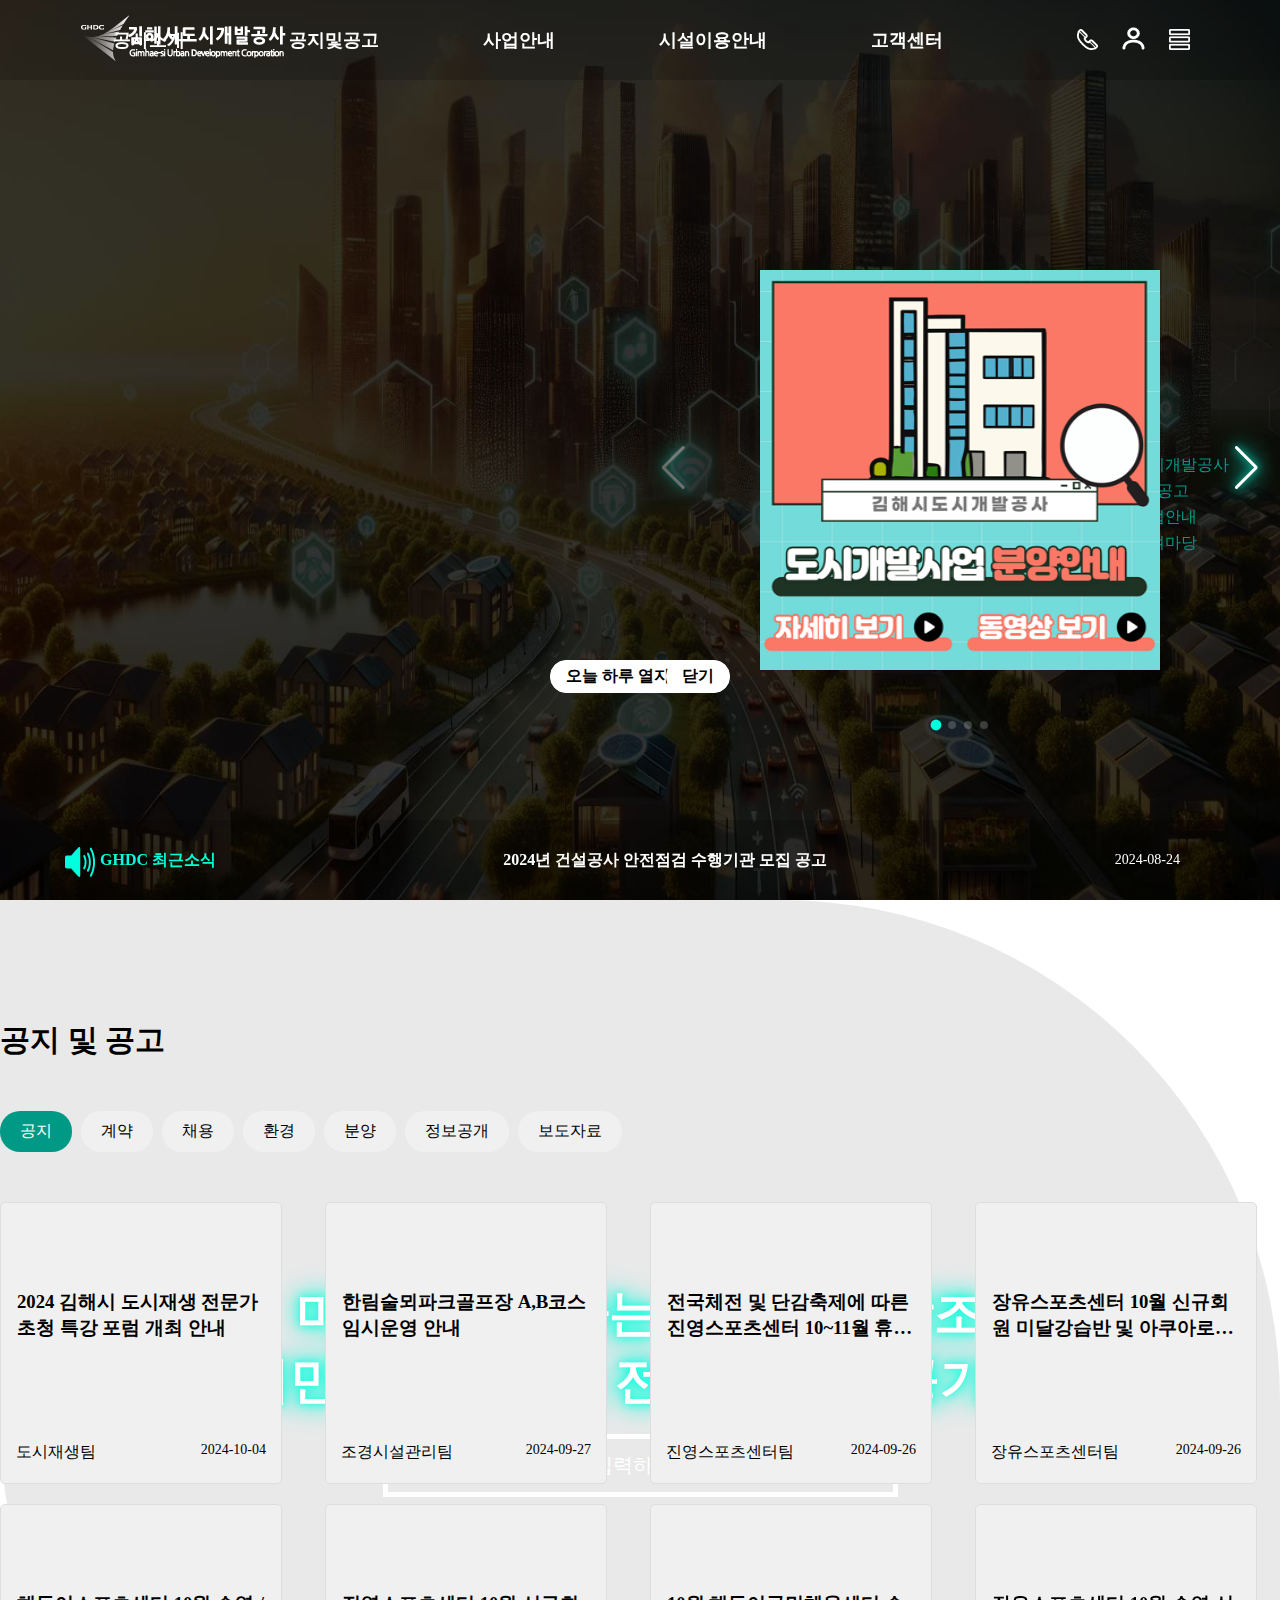
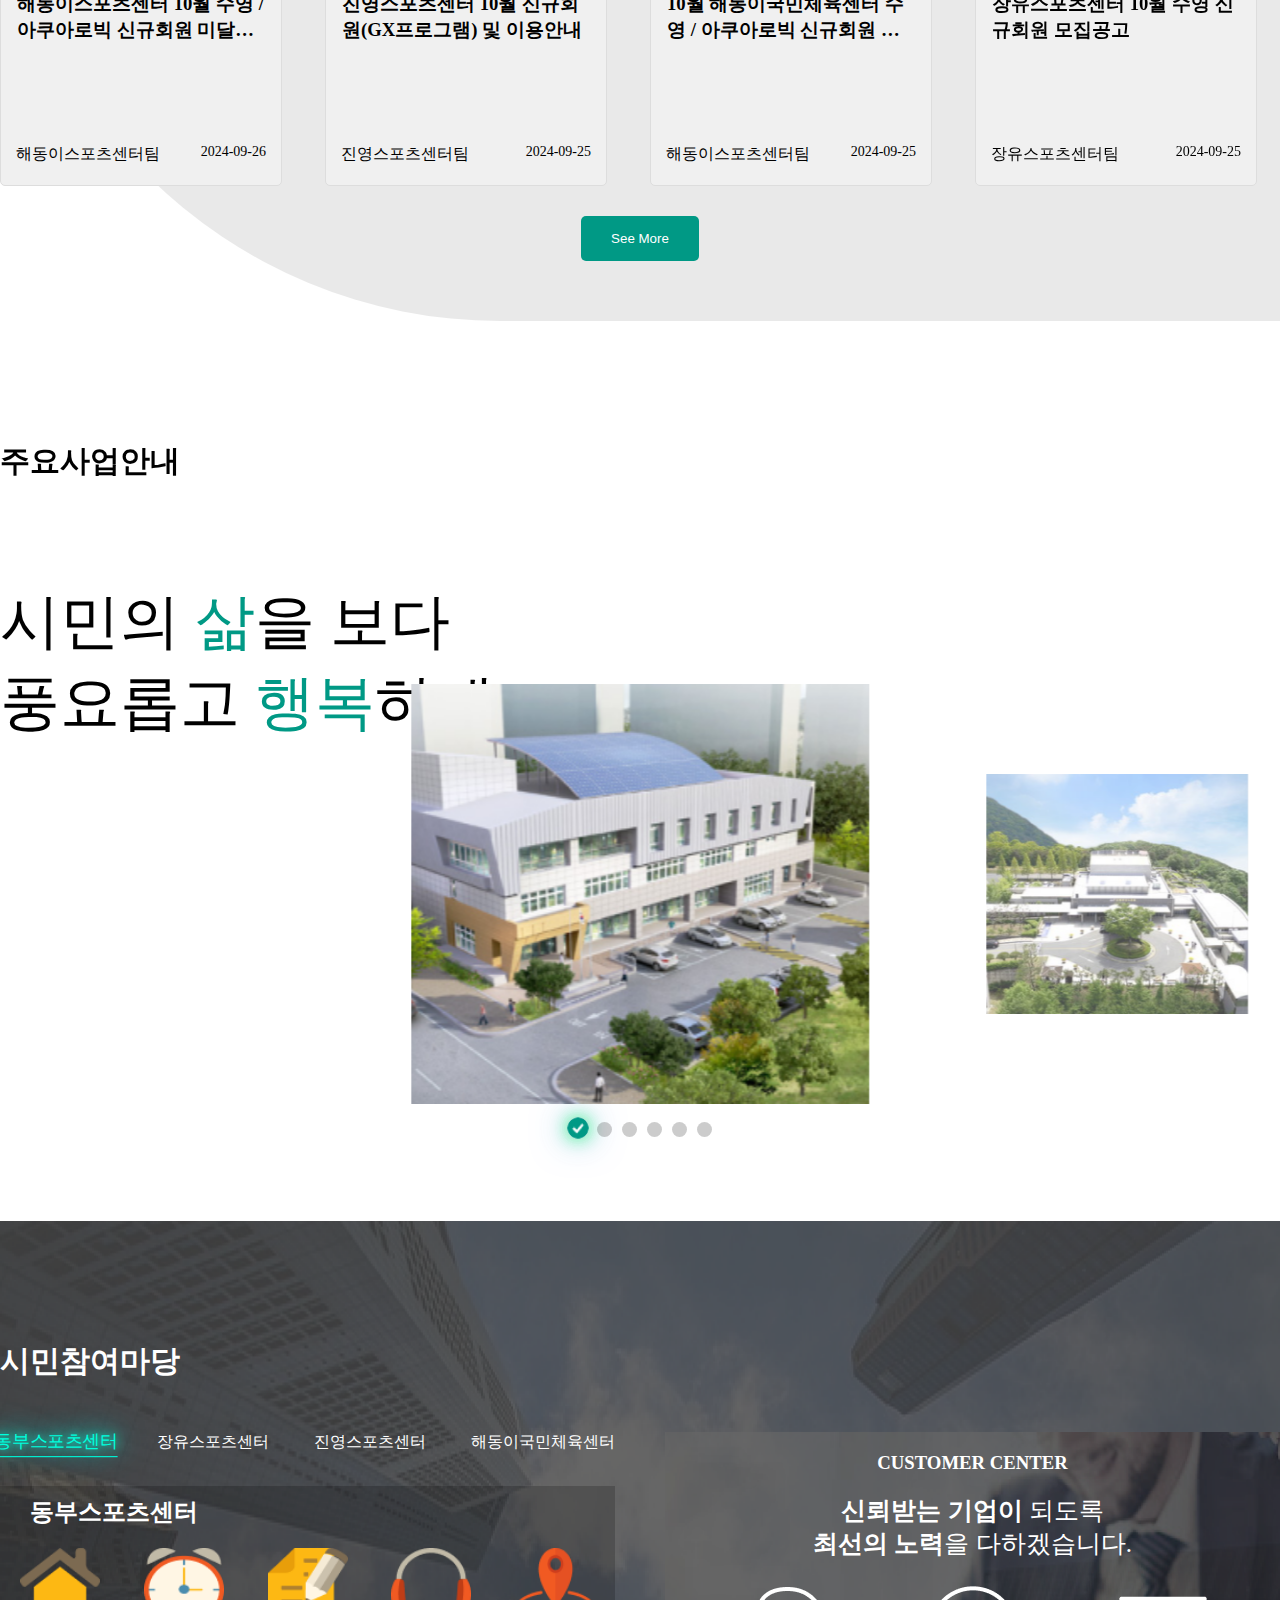
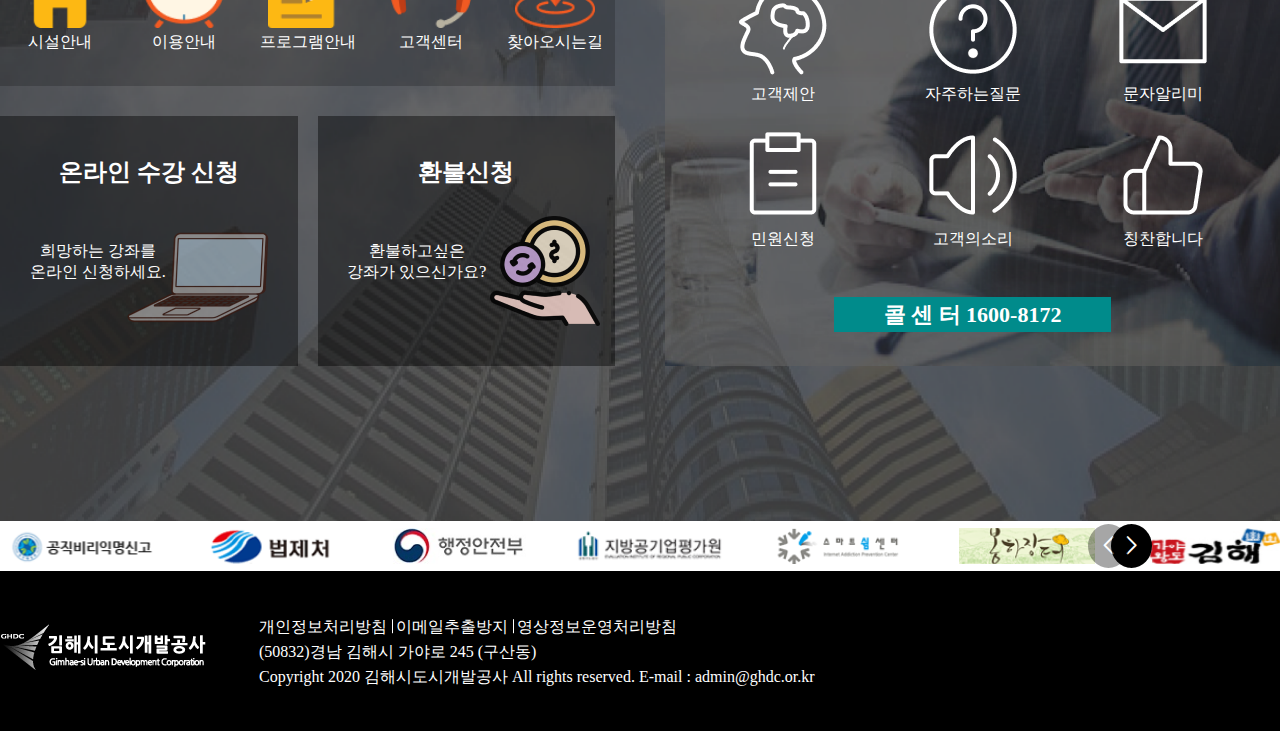
<file: index.html>
<!DOCTYPE html>
<html lang="en">
  <head>
    <meta charset="UTF-8" />
    <meta http-equiv="X-UA-Compatible" content="IE=edge" />
    <meta name="viewport" content="width=device-width, initial-scale=1.0" />
    <title>Document</title>
    <link
      href="https://hangeul.pstatic.net/hangeul_static/css/NanumMiRaeNaMu.css"
      rel="stylesheet"
    />
    <link rel="stylesheet" href="style.css" />
    <link
      rel="stylesheet"
      href="https://cdn.jsdelivr.net/npm/swiper@11/swiper-bundle.min.css"
    />
  </head>
  <body>
    <div class="main_wrap">
      <div class="popup">
        <div class="swiper mySwiper">
          <div class="swiper-wrapper">
            <div class="swiper-slide">
              <img src="./images/popup1.png" alt="" />
            </div>
            <div class="swiper-slide">
              <img src="./images/popup2.png" alt="" />
            </div>
            <div class="swiper-slide">
              <img src="./images/popup3.png" alt="" />
            </div>
            <div class="swiper-slide">
              <img src="./images/popup4.png" alt="" />
            </div>
          </div>
          <div class="swiper-button-next"></div>
          <div class="swiper-button-prev"></div>
          <div class="swiper-pagination"></div>
        </div>
        <a href="#none" class="todayClose">오늘 하루 열지 않기</a>
        <a href="#none" class="popupClose">닫기</a>
      </div>
      <header>
        <div class="logo"><img src="./images/logo.png" alt="#" /></div>
        <div class="h-menu">
          <a href="#">공사소개</a>
          <a href="#">공지및공고</a>
          <a href="#">사업안내</a>
          <a href="#">시설이용안내</a>
          <a href="Pagination.html">고객센터</a>
        </div>
        <div class="h-icon">
          <a href="#" class="callOpen"
            ><img src="./images/call.png" alt=""
          /></a>
          <a href="SubLogin.html"><img src="./images/login.png" alt="" /></a>
          <a href="#" class="hamOpen"
            ><img src="./images/hamburger.png" alt=""
          /></a>
        </div>
        <div class="callModal">
          <div class="callBox">
            <div class="modaltitle">
              <h1>부서별 대표 전화번호</h1>
              <a href="#none" class="callClose"
                ><img src="./images/closewhite.png" alt=""
              /></a>
            </div>
            <div class="phoneBook">
              <table>
                <thead>
                  <tr>
                    <th>부서명</th>
                    <th>전화번호</th>
                    <th>팩스번호</th>
                  </tr>
                </thead>
                <tbody>
                  <tr>
                    <td>안전감사팀</td>
                    <td>055-331-7311</td>
                    <td>055-320-0412</td>
                  </tr>
                  <tr>
                    <td>기획경영팀</td>
                    <td>055-323-7310</td>
                    <td>055-323-7318</td>
                  </tr>
                  <tr>
                    <td>개발사업팀</td>
                    <td>055-320-0461~5</td>
                    <td>055-320-0466</td>
                  </tr>
                  <tr>
                    <td>재무회계팀</td>
                    <td>055-320-0450</td>
                    <td>055-331-0454</td>
                  </tr>
                  <tr>
                    <td>체육시설관리팀</td>
                    <td>055-320-0452</td>
                    <td>055-331-0454</td>
                  </tr>
                  <tr>
                    <td>해동이슈포츠센터팀</td>
                    <td>055-321-8445~7</td>
                    <td>055-321-8448</td>
                  </tr>
                  <tr>
                    <td>장유스포츠센터팀</td>
                    <td>055-330-7338</td>
                    <td>055-330-7339</td>
                  </tr>
                  <tr>
                    <td>동부스포츠센터팀</td>
                    <td>055-336-3318</td>
                    <td>055-336-3320</td>
                  </tr>
                  <tr>
                    <td>진영스포츠센터팀</td>
                    <td>055-343-2800</td>
                    <td>055-343-2801</td>
                  </tr>
                  <tr>
                    <td>김해문화의전당운영팀</td>
                    <td>055-320-1234</td>
                    <td>055-320-1235</td>
                  </tr>
                  <tr>
                    <td>김해예술창작스튜디오팀</td>
                    <td>055-333-5678</td>
                    <td>055-333-5679</td>
                  </tr>
                  <tr>
                    <td>생활문화운동센터팀</td>
                    <td>055-123-4567</td>
                    <td>055-123-4568</td>
                  </tr>
                  <tr>
                    <td>가축분뇨처리팀</td>
                    <td>055-343-7022</td>
                    <td>055-343-7024</td>
                  </tr>
                </tbody>
              </table>
              <div class="callModal-imgwrap">
                <img src="./images/modalcall.png" alt="" />
                <img src="./images/modalcircle.png" alt="" />
                <img src="./images/modalback.png" alt="" />
              </div>
            </div>
          </div>
        </div>
      </header>
      <div class="middle">
        <h1>
          미래를 열어가는 명품도시 창조 <br />
          시민이 만족하는 전국 최고의 공기업
        </h1>
        <div class="input-wrap">
          <input type="search" value="검색어를 입력하세요." id="searchInput" />
        </div>
      </div>
      <div class="side-nav">
        <a href="#">김해도시개발공사</a>
        <a href="#sec02">공지 및 공고</a>
        <a href="#sec03">주요사업안내</a>
        <a href="#sec04">시민참여마당</a>
      </div>
      <div class="new">
        <span>GHDC 최근소식</span>
        <span>2024년 건설공사 안전점검 수행기관 모집 공고</span>
        <span>2024-08-24</span>
      </div>
    </div>
    <div class="hamModal">
      <div class="hamModalwrap">
        <div class="ham-left">
          <img src="./images/logo.png" alt="" />
          <p>공사소개</p>
          <p>공지/공고</p>
          <p>사업안내</p>
          <p>시설이용안내</p>
          <p>고객센터</p>
        </div>
        <div class="ham-right">
          <a href="#none" class="hamClose"
            ><img src="./images/hamClose.png" alt=""
          /></a>
          <ul class="ul1">
            <li><a href="#none">인사말</a></li>
            <li><a href="#none">연혁</a></li>
            <li><a href="#none">사규</a></li>
            <li><a href="#none">조직부서안내</a></li>
            <li><a href="#none">찾아오시는길</a></li>
          </ul>
          <ul class="ul2">
            <li><a href="#none">공지사항</a></li>
            <li><a href="#none">계약</a></li>
            <li><a href="#none">환경정보</a></li>
            <li><a href="#none">분양정보</a></li>
            <li><a href="#none">채용공고</a></li>
            <li><a href="#none">정보공개</a></li>
            <li><a href="#none">보도자료</a></li>
          </ul>
          <ul class="ul3">
            <li><a href="#none">개발사업</a></li>
            <li><a href="#none">건설대행사업</a></li>
            <li><a href="#none">시설운영대행사업</a></li>
          </ul>
          <ul class="ul4">
            <li><a href="#none">스포츠센터</a></li>
            <li><a href="#none">화목맑은물순환센터</a></li>
            <li><a href="#none">진영맑은물순환센터</a></li>
            <li><a href="#none">온라인 견학신청</a></li>
          </ul>
          <ul class="ul5">
            <li><a href="#none">고객제안</a></li>
            <li><a href="#none">자주하는질문</a></li>
            <li><a href="#none">문자알리미</a></li>
            <li><a href="#none">민원신청</a></li>
            <li><a href="#none">고객의 소리</a></li>
            <li><a href="#none">칭찬합니다</a></li>
          </ul>
        </div>
      </div>
    </div>
    <section class="sec02" id="sec02">
      <div class="sec02-wrap">
        <h2>공지 및 공고</h2>
        <div class="sec02-tabs">
          <button class="tab active" data-category="공지">공지</button>
          <button class="tab" data-category="계약">계약</button>
          <button class="tab" data-category="채용">채용</button>
          <button class="tab" data-category="환경">환경</button>
          <button class="tab" data-category="분양">분양</button>
          <button class="tab" data-category="정보공개">정보공개</button>
          <button class="tab" data-category="보도자료">보도자료</button>
        </div>
        <div id="content-area"></div>
        <button id="load-more">See More</button>
      </div>
    </section>
    <section class="sec03" id="sec03">
      <div class="sec03-wrap">
        <h2>주요사업안내</h2>
        <div class="sec03-bigtext">
          <span
            >시민의 <span class="white">삶</span>을 보다 <br />
            풍요롭고 <span class="white">행복</span>하게</span
          >
        </div>
        <div class="swiper mySwiper02">
          <div class="swiper-wrapper">
            <div class="swiper-slide">
              <img
                src="./images/sec03jangu.png"
                data-hover-src="./images/sec03jangho.png"
                alt=""
              />
            </div>
            <div class="swiper-slide">
              <img
                src="./images/sec03bongan.png"
                data-hover-src="./images/sec03ho2.png"
                alt=""
              />
            </div>
            <div class="swiper-slide">
              <img
                src="./images/sec03gungang.png"
                data-hover-src="./images/sec03ho3.png"
                alt=""
              />
            </div>
            <div class="swiper-slide">
              <img
                src="./images/sec03munhwa.png"
                data-hover-src="./images/sec03ho4.png"
                alt=""
              />
            </div>
            <div class="swiper-slide">
              <img
                src="./images/sec03noin.png"
                data-hover-src="./images/sec03ho5.png"
                alt=""
              />
            </div>
            <div class="swiper-slide">
              <img
                src="./images/sec03bullam.png"
                data-hover-src="./images/sec03ho6.png"
                alt=""
              />
            </div>
          </div>
          <div class="swiper-pagination"></div>
        </div>
      </div>
    </section>
    <section class="sec04" id="sec04">
      <div class="sec04-inner">
        <div class="sec04title">
          <h1>시민참여마당</h1>
        </div>
        <div class="sec04-share">
          <div class="sec04-left">
            <div class="tabs">
              <a href="#none" class="tab-link active" data-tab="box1"
                >동부스포츠센터</a
              >
              <a href="#none" class="tab-link" data-tab="box2"
                >장유스포츠센터</a
              >
              <a href="#none" class="tab-link" data-tab="box3"
                >진영스포츠센터</a
              >
              <a href="#none" class="tab-link" data-tab="box4"
                >해동이국민체육센터</a
              >
            </div>
            <div class="centerBox active" id="box1">
              <h2>동부스포츠센터</h2>
              <div class="centerBox-desc">
                <div>
                  <img src="./images/sec4house.png" alt="" />
                  <p>시설안내</p>
                </div>
                <div>
                  <img src="./images/sec4alarm.png" alt="" />
                  <p>이용안내</p>
                </div>
                <div>
                  <img src="./images/sec4program.png" alt="" />
                  <p>프로그램안내</p>
                </div>
                <div>
                  <img src="./images/sec4headset.png" alt="" />
                  <p>고객센터</p>
                </div>
                <div>
                  <img src="./images/sec4ping.png" alt="" />
                  <p>찾아오시는길</p>
                </div>
              </div>
            </div>
            <div class="centerBox" id="box2">
              <h2>장유스포츠센터</h2>
              <div class="centerBox-desc">
                <div>
                  <img src="./images/sec4house.png" alt="" />
                  <p>시설안내</p>
                </div>
                <div>
                  <img src="./images/sec4alarm.png" alt="" />
                  <p>이용안내</p>
                </div>
                <div>
                  <img src="./images/sec4program.png" alt="" />
                  <p>프로그램안내</p>
                </div>
                <div>
                  <img src="./images/sec4headset.png" alt="" />
                  <p>고객센터</p>
                </div>
                <div>
                  <img src="./images/sec4ping.png" alt="" />
                  <p>찾아오시는길</p>
                </div>
              </div>
            </div>
            <div class="centerBox" id="box3">
              <h2>진영스포츠센터</h2>
              <div class="centerBox-desc">
                <div>
                  <img src="./images/sec4house.png" alt="" />
                  <p>시설안내</p>
                </div>
                <div>
                  <img src="./images/sec4alarm.png" alt="" />
                  <p>이용안내</p>
                </div>
                <div>
                  <img src="./images/sec4program.png" alt="" />
                  <p>프로그램안내</p>
                </div>
                <div>
                  <img src="./images/sec4headset.png" alt="" />
                  <p>고객센터</p>
                </div>
                <div>
                  <img src="./images/sec4ping.png" alt="" />
                  <p>찾아오시는길</p>
                </div>
              </div>
            </div>
            <div class="centerBox" id="box4">
              <h2>해동이국민체육센터</h2>
              <div class="centerBox-desc">
                <div>
                  <img src="./images/sec4house.png" alt="" />
                  <p>시설안내</p>
                </div>
                <div>
                  <img src="./images/sec4alarm.png" alt="" />
                  <p>이용안내</p>
                </div>
                <div>
                  <img src="./images/sec4program.png" alt="" />
                  <p>프로그램안내</p>
                </div>
                <div>
                  <img src="./images/sec4headset.png" alt="" />
                  <p>고객센터</p>
                </div>
                <div>
                  <img src="./images/sec4ping.png" alt="" />
                  <p>찾아오시는길</p>
                </div>
              </div>
            </div>
            <div class="quick">
              <div class="online">
                <h2>온라인 수강 신청</h2>
                <div class="online-desc">
                  <span
                    >희망하는 강좌를 <br />
                    온라인 신청하세요.</span
                  >
                  <img src="./images/online.png" alt="" />
                </div>
              </div>
              <div class="money">
                <h2>환불신청</h2>
                <div class="money-desc">
                  <span
                    >환불하고싶은<br />
                    강좌가 있으신가요?</span
                  >
                  <img src="./images/money.png" alt="" />
                </div>
              </div>
            </div>
          </div>
          <div class="sec04-right">
            <h3>CUSTOMER CENTER</h3>
            <div class="boldtext">
              <span>신뢰받는 기업이</span> 되도록<br />
              <span>최선의 노력</span>을 다하겠습니다.
            </div>
            <div class="rightImgwrap">
              <div class="rightImg">
                <img src="./images/sec4head.png" alt="" />
                <p>고객제안</p>
              </div>
              <div class="rightImg">
                <img src="./images/sec4que.png" alt="" />
                <p>자주하는질문</p>
              </div>
              <div class="rightImg">
                <img src="./images/sec4message.png" alt="" />
                <p>문자알리미</p>
              </div>
              <div class="rightImg">
                <img src="./images/sec4clipboard.png" alt="" />
                <p>민원신청</p>
              </div>
              <div class="rightImg">
                <a href="Pagination.html">
                  <img src="./images/sec4sound.png" alt="" />
                  <p>고객의소리</p>
                </a>
              </div>
              <div class="rightImg">
                <img src="./images/sec4up.png" alt="" />
                <p>칭찬합니다</p>
              </div>
            </div>
            <div class="callcenter"><a href="">콜 센 터 1600-8172</a></div>
          </div>
        </div>
      </div>
    </section>
    <div class="f-bannerWrap">
      <div class="swiper mySwiper03">
        <div class="swiper-wrapper">
          <div class="swiper-slide">
            <img src="./images/f-banner01.png" alt="" />
          </div>
          <div class="swiper-slide">
            <img src="./images/f-banner02.png" alt="" />
          </div>
          <div class="swiper-slide">
            <img src="./images/f-banner03.png" alt="" />
          </div>
          <div class="swiper-slide">
            <img src="./images/f-banner04.png" alt="" />
          </div>
          <div class="swiper-slide">
            <img src="./images/f-banner05.png" alt="" />
          </div>
          <div class="swiper-slide">
            <img src="./images/f-banner06.png" alt="" />
          </div>
          <div class="swiper-slide">
            <img src="./images/f-banner07.png" alt="" />
          </div>
          <div class="swiper-slide">
            <img src="./images/f-banner08.png" alt="" />
          </div>
          <div class="swiper-slide">
            <img src="./images/f-banner09.png" alt="" />
          </div>
          <div class="swiper-slide">
            <img src="./images/f-banner10.png" alt="" />
          </div>
          <div class="swiper-slide">
            <img src="./images/f-banner11.png" alt="" />
          </div>
        </div>
      </div>
      <div class="swiper-button-next"></div>
      <div class="swiper-button-prev"></div>
    </div>
    <footer>
      <div class="f-inner">
        <div class="f-logo"><img src="./images/logo.png" alt="" /></div>
        <div>
          <span>개인정보처리방침</span>
          <span>이메일추출방지</span>
          <span>영상정보운영처리방침</span>
          <p>(50832)경남 김해시 가야로 245 (구산동)</p>
          <p>
            Copyright 2020 김해시도시개발공사 All rights reserved. E-mail :
            admin@ghdc.or.kr
          </p>
        </div>
      </div>
    </footer>
  </body>
  <script src="https://cdn.jsdelivr.net/npm/swiper@11/swiper-bundle.min.js"></script>
  <script>
    var swiper = new Swiper(".mySwiper", {
      cssMode: true,
      navigation: {
        nextEl: ".swiper-button-next",
        prevEl: ".swiper-button-prev",
      },
      pagination: {
        el: ".swiper-pagination",
      },
      autoplay: { delay: 2500, disableOnInteraction: false },
      mousewheel: true,
      keyboard: true,
    });
  </script>
  <script>
    var swiper = new Swiper(".mySwiper02", {
      slidesPerView: 1,
      spaceBetween: 80,
      centeredSlides: true,
      initialSlide: 0, // 첫 번째 슬라이드가 가운데로 보이도록 설정
      pagination: {
        el: ".swiper-pagination",
        clickable: true,
      },
      autoplay: { delay: 2500, disableOnInteraction: false },
      breakpoints: {
        768: {
          slidesPerView: 3,
          spaceBetween: 150,
        },
      },
    });
  </script>
  <script>
    var swiper = new Swiper(".mySwiper03", {
      slidesPerView: 7,
      spaceBetween: 20,
      navigation: {
        nextEl: ".swiper-button-next",
        prevEl: ".swiper-button-prev",
      },
      autoplay: { delay: 2500, disableOnInteraction: false },
    });
  </script>
  <script src="js.js"></script>
</html>
</file>
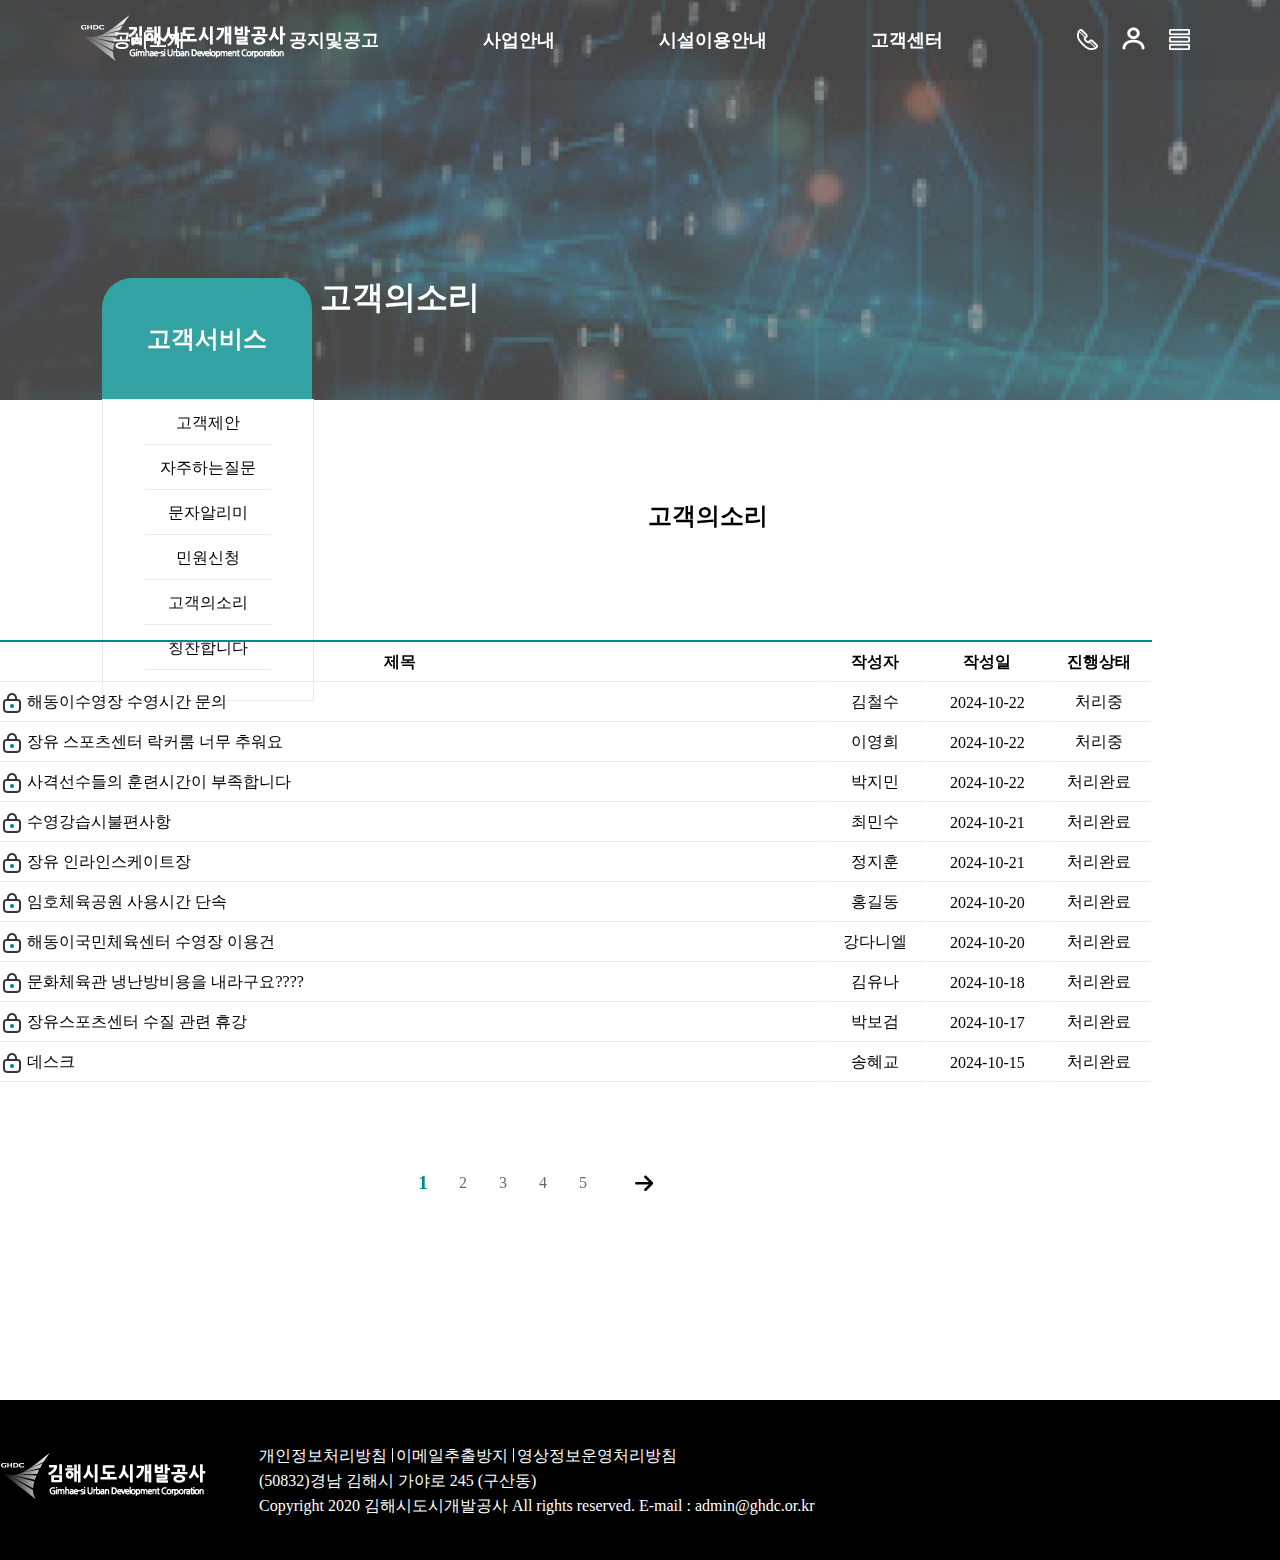
<file: Pagination.html>
<!DOCTYPE html>
<html lang="ko">
  <head>
    <meta charset="UTF-8" />
    <title>페이지네이션이 있는 테이블 예제</title>
    <link rel="stylesheet" href="pagestyle.css" />
    <link
      rel="stylesheet"
      href="https://cdnjs.cloudflare.com/ajax/libs/font-awesome/6.6.0/css/all.min.css"
    />
  </head>
  <body>
    <div class="SubLogin-wrap">
      <header>
        <a href="index.html" class="logo"
          ><img src="./images/logo.png" alt=""
        /></a>
        <div class="h-menu">
          <a href="#">공사소개</a>
          <a href="#">공지및공고</a>
          <a href="#">사업안내</a>
          <a href="#">시설이용안내</a>
          <a href="#">고객센터</a>
        </div>
        <div class="h-icon">
          <a href="#" class="callOpen"
            ><img src="./images/call.png" alt=""
          /></a>
          <a href="SubLogin.html"><img src="./images/login.png" alt="" /></a>
          <a href="#" class="hamOpen"
            ><img src="./images/hamburger.png" alt=""
          /></a>
        </div>
        <div class="callModal">
          <div class="callBox">
            <div class="modaltitle">
              <h1>부서별 대표 전화번호</h1>
              <a href="#none" class="callClose"
                ><img src="./images/closewhite.png" alt=""
              /></a>
            </div>
            <div class="phoneBook">
              <table>
                <thead>
                  <tr>
                    <th>부서명</th>
                    <th>전화번호</th>
                    <th>팩스번호</th>
                  </tr>
                </thead>
                <tbody>
                  <tr>
                    <td>안전감사팀</td>
                    <td>055-331-7311</td>
                    <td>055-320-0412</td>
                  </tr>
                  <tr>
                    <td>기획경영팀</td>
                    <td>055-323-7310</td>
                    <td>055-323-7318</td>
                  </tr>
                  <tr>
                    <td>개발사업팀</td>
                    <td>055-320-0461~5</td>
                    <td>055-320-0466</td>
                  </tr>
                  <tr>
                    <td>재무회계팀</td>
                    <td>055-320-0450</td>
                    <td>055-331-0454</td>
                  </tr>
                  <tr>
                    <td>체육시설관리팀</td>
                    <td>055-320-0452</td>
                    <td>055-331-0454</td>
                  </tr>
                  <tr>
                    <td>해동이슈포츠센터팀</td>
                    <td>055-321-8445~7</td>
                    <td>055-321-8448</td>
                  </tr>
                  <tr>
                    <td>장유스포츠센터팀</td>
                    <td>055-330-7338</td>
                    <td>055-330-7339</td>
                  </tr>
                  <tr>
                    <td>동부스포츠센터팀</td>
                    <td>055-336-3318</td>
                    <td>055-336-3320</td>
                  </tr>
                  <tr>
                    <td>진영스포츠센터팀</td>
                    <td>055-343-2800</td>
                    <td>055-343-2801</td>
                  </tr>
                  <tr>
                    <td>김해문화의전당운영팀</td>
                    <td>055-320-1234</td>
                    <td>055-320-1235</td>
                  </tr>
                  <tr>
                    <td>김해예술창작스튜디오팀</td>
                    <td>055-333-5678</td>
                    <td>055-333-5679</td>
                  </tr>
                  <tr>
                    <td>생활문화운동센터팀</td>
                    <td>055-123-4567</td>
                    <td>055-123-4568</td>
                  </tr>
                  <tr>
                    <td>가축분뇨처리팀</td>
                    <td>055-343-7022</td>
                    <td>055-343-7024</td>
                  </tr>
                </tbody>
              </table>
              <div class="callModal-imgwrap">
                <img src="./images/modalcall.png" alt="" />
                <img src="./images/modalcircle.png" alt="" />
                <img src="./images/modalback.png" alt="" />
              </div>
            </div>
          </div>
        </div>
      </header>
      <h1>고객의소리</h1>
      <div class="left-nav">
        <h2>고객서비스</h2>
      </div>
    </div>
    <section class="subsec01">
      <div class="left-navs">
        <a href="#none">고객제안</a>
        <a href="#none">자주하는질문</a>
        <a href="#none">문자알리미</a>
        <a href="#none">민원신청</a>
        <a href="#none">고객의소리</a>
        <a href="#none">칭찬합니다</a>
      </div>
      <div class="login-wrap">
        <h2>고객의소리</h2>
      </div>
      <div class="pagination">
        <i class="fa-solid fa-arrow-left"></i>
        <ol id="numbers"></ol>
        <i class="fa-solid fa-arrow-right"></i>
      </div>
      <table id="my-table">
        <colgroup>
          <col class="col1" />
          <col class="col2" />
          <col class="col1" />
          <col class="col3" />
          <col class="col4" />
        </colgroup>
        <thead>
          <tr>
            <th>번호</th>
            <th>제목</th>
            <th>작성자</th>
            <th>작성일</th>
            <th>진행상태</th>
          </tr>
        </thead>
        <tbody>
          <tr>
            <td>1</td>
            <td>해동이수영장 수영시간 문의</td>
            <td>김철수</td>
            <td>2024-10-22</td>
            <td>처리중</td>
          </tr>
          <tr>
            <td>2</td>
            <td>장유 스포츠센터 락커룸 너무 추워요</td>
            <td>이영희</td>
            <td>2024-10-22</td>
            <td>처리중</td>
          </tr>
          <tr>
            <td>3</td>
            <td>사격선수들의 훈련시간이 부족합니다</td>
            <td>박지민</td>
            <td>2024-10-22</td>
            <td>처리완료</td>
          </tr>
          <tr>
            <td>4</td>
            <td>수영강습시불편사항</td>
            <td>최민수</td>
            <td>2024-10-21</td>
            <td>처리완료</td>
          </tr>
          <tr>
            <td>5</td>
            <td>장유 인라인스케이트장</td>
            <td>정지훈</td>
            <td>2024-10-21</td>
            <td>처리완료</td>
          </tr>
          <tr>
            <td>6</td>
            <td>임호체육공원 사용시간 단속</td>
            <td>홍길동</td>
            <td>2024-10-20</td>
            <td>처리완료</td>
          </tr>
          <tr>
            <td>7</td>
            <td>해동이국민체육센터 수영장 이용건</td>
            <td>강다니엘</td>
            <td>2024-10-20</td>
            <td>처리완료</td>
          </tr>
          <tr>
            <td>8</td>
            <td>문화체육관 냉난방비용을 내라구요????</td>
            <td>김유나</td>
            <td>2024-10-18</td>
            <td>처리완료</td>
          </tr>
          <tr>
            <td>9</td>
            <td>장유스포츠센터 수질 관련 휴강</td>
            <td>박보검</td>
            <td>2024-10-17</td>
            <td>처리완료</td>
          </tr>
          <tr>
            <td>10</td>
            <td>데스크</td>
            <td>송혜교</td>
            <td>2024-10-15</td>
            <td>처리완료</td>
          </tr>
          <tr>
            <td>11</td>
            <td>해동이수영장 수영시간 문의</td>
            <td>김철수</td>
            <td>2024-10-22</td>
            <td>처리중</td>
          </tr>
          <tr>
            <td>12</td>
            <td>장유 스포츠센터 락커룸 너무 추워요</td>
            <td>이영희</td>
            <td>2024-10-22</td>
            <td>처리중</td>
          </tr>
          <tr>
            <td>13</td>
            <td>사격선수들의 훈련시간이 부족합니다</td>
            <td>박지민</td>
            <td>2024-10-22</td>
            <td>처리완료</td>
          </tr>
          <tr>
            <td>14</td>
            <td>수영강습시불편사항</td>
            <td>최민수</td>
            <td>2024-10-21</td>
            <td>처리완료</td>
          </tr>
          <tr>
            <td>15</td>
            <td>장유 인라인스케이트장</td>
            <td>정지훈</td>
            <td>2024-10-21</td>
            <td>처리완료</td>
          </tr>
          <tr>
            <td>16</td>
            <td>임호체육공원 사용시간 단속</td>
            <td>홍길동</td>
            <td>2024-10-20</td>
            <td>처리완료</td>
          </tr>
          <tr>
            <td>17</td>
            <td>해동이국민체육센터 수영장 이용건</td>
            <td>강다니엘</td>
            <td>2024-10-20</td>
            <td>처리완료</td>
          </tr>
          <tr>
            <td>18</td>
            <td>문화체육관 냉난방비용을 내라구요????</td>
            <td>김유나</td>
            <td>2024-10-18</td>
            <td>처리완료</td>
          </tr>
          <tr>
            <td>19</td>
            <td>장유스포츠센터 수질 관련 휴강</td>
            <td>박보검</td>
            <td>2024-10-17</td>
            <td>처리완료</td>
          </tr>
          <tr>
            <td>20</td>
            <td>데스크</td>
            <td>송혜교</td>
            <td>2024-10-15</td>
            <td>처리완료</td>
          </tr>
          <tr>
            <td>21</td>
            <td>해동이수영장 수영시간 문의</td>
            <td>김철수</td>
            <td>2024-10-22</td>
            <td>처리중</td>
          </tr>
          <tr>
            <td>22</td>
            <td>장유 스포츠센터 락커룸 너무 추워요</td>
            <td>이영희</td>
            <td>2024-10-22</td>
            <td>처리중</td>
          </tr>
          <tr>
            <td>23</td>
            <td>사격선수들의 훈련시간이 부족합니다</td>
            <td>박지민</td>
            <td>2024-10-22</td>
            <td>처리완료</td>
          </tr>
          <tr>
            <td>24</td>
            <td>수영강습시불편사항</td>
            <td>최민수</td>
            <td>2024-10-21</td>
            <td>처리완료</td>
          </tr>
          <tr>
            <td>25</td>
            <td>장유 인라인스케이트장</td>
            <td>정지훈</td>
            <td>2024-10-21</td>
            <td>처리완료</td>
          </tr>
          <tr>
            <td>26</td>
            <td>임호체육공원 사용시간 단속</td>
            <td>홍길동</td>
            <td>2024-10-20</td>
            <td>처리완료</td>
          </tr>
          <tr>
            <td>27</td>
            <td>해동이국민체육센터 수영장 이용건</td>
            <td>강다니엘</td>
            <td>2024-10-20</td>
            <td>처리완료</td>
          </tr>
          <tr>
            <td>28</td>
            <td>문화체육관 냉난방비용을 내라구요????</td>
            <td>김유나</td>
            <td>2024-10-18</td>
            <td>처리완료</td>
          </tr>
          <tr>
            <td>29</td>
            <td>장유스포츠센터 수질 관련 휴강</td>
            <td>박보검</td>
            <td>2024-10-17</td>
            <td>처리완료</td>
          </tr>
          <tr>
            <td>30</td>
            <td>데스크</td>
            <td>송혜교</td>
            <td>2024-10-15</td>
            <td>처리완료</td>
          </tr>
          <tr>
            <td>31</td>
            <td>해동이수영장 수영시간 문의</td>
            <td>김철수</td>
            <td>2024-10-22</td>
            <td>처리중</td>
          </tr>
          <tr>
            <td>32</td>
            <td>장유 스포츠센터 락커룸 너무 추워요</td>
            <td>이영희</td>
            <td>2024-10-22</td>
            <td>처리중</td>
          </tr>
          <tr>
            <td>33</td>
            <td>사격선수들의 훈련시간이 부족합니다</td>
            <td>박지민</td>
            <td>2024-10-22</td>
            <td>처리완료</td>
          </tr>
          <tr>
            <td>34</td>
            <td>수영강습시불편사항</td>
            <td>최민수</td>
            <td>2024-10-21</td>
            <td>처리완료</td>
          </tr>
          <tr>
            <td>35</td>
            <td>장유 인라인스케이트장</td>
            <td>정지훈</td>
            <td>2024-10-21</td>
            <td>처리완료</td>
          </tr>
          <tr>
            <td>36</td>
            <td>임호체육공원 사용시간 단속</td>
            <td>홍길동</td>
            <td>2024-10-20</td>
            <td>처리완료</td>
          </tr>
          <tr>
            <td>37</td>
            <td>해동이국민체육센터 수영장 이용건</td>
            <td>강다니엘</td>
            <td>2024-10-20</td>
            <td>처리완료</td>
          </tr>
          <tr>
            <td>38</td>
            <td>문화체육관 냉난방비용을 내라구요????</td>
            <td>김유나</td>
            <td>2024-10-18</td>
            <td>처리완료</td>
          </tr>
          <tr>
            <td>39</td>
            <td>장유스포츠센터 수질 관련 휴강</td>
            <td>박보검</td>
            <td>2024-10-17</td>
            <td>처리완료</td>
          </tr>
          <tr>
            <td>40</td>
            <td>데스크</td>
            <td>송혜교</td>
            <td>2024-10-15</td>
            <td>처리완료</td>
          </tr>
          <tr>
            <td>41</td>
            <td>해동이수영장 수영시간 문의</td>
            <td>김철수</td>
            <td>2024-10-22</td>
            <td>처리중</td>
          </tr>
          <tr>
            <td>42</td>
            <td>장유 스포츠센터 락커룸 너무 추워요</td>
            <td>이영희</td>
            <td>2024-10-22</td>
            <td>처리중</td>
          </tr>
          <tr>
            <td>43</td>
            <td>사격선수들의 훈련시간이 부족합니다</td>
            <td>박지민</td>
            <td>2024-10-22</td>
            <td>처리완료</td>
          </tr>
          <tr>
            <td>44</td>
            <td>수영강습시불편사항</td>
            <td>최민수</td>
            <td>2024-10-21</td>
            <td>처리완료</td>
          </tr>
          <tr>
            <td>45</td>
            <td>장유 인라인스케이트장</td>
            <td>정지훈</td>
            <td>2024-10-21</td>
            <td>처리완료</td>
          </tr>
          <tr>
            <td>46</td>
            <td>임호체육공원 사용시간 단속</td>
            <td>홍길동</td>
            <td>2024-10-20</td>
            <td>처리완료</td>
          </tr>
          <tr>
            <td>47</td>
            <td>해동이국민체육센터 수영장 이용건</td>
            <td>강다니엘</td>
            <td>2024-10-20</td>
            <td>처리완료</td>
          </tr>
          <tr>
            <td>48</td>
            <td>문화체육관 냉난방비용을 내라구요????</td>
            <td>김유나</td>
            <td>2024-10-18</td>
            <td>처리완료</td>
          </tr>
          <tr>
            <td>49</td>
            <td>장유스포츠센터 수질 관련 휴강</td>
            <td>박보검</td>
            <td>2024-10-17</td>
            <td>처리완료</td>
          </tr>
          <tr>
            <td>50</td>
            <td>데스크</td>
            <td>송혜교</td>
            <td>2024-10-15</td>
            <td>처리완료</td>
          </tr>
          <tr>
            <td>51</td>
            <td>해동이수영장 수영시간 문의</td>
            <td>김철수</td>
            <td>2024-10-22</td>
            <td>처리중</td>
          </tr>
          <tr>
            <td>52</td>
            <td>장유 스포츠센터 락커룸 너무 추워요</td>
            <td>이영희</td>
            <td>2024-10-22</td>
            <td>처리중</td>
          </tr>
          <tr>
            <td>53</td>
            <td>사격선수들의 훈련시간이 부족합니다</td>
            <td>박지민</td>
            <td>2024-10-22</td>
            <td>처리완료</td>
          </tr>
          <tr>
            <td>54</td>
            <td>수영강습시불편사항</td>
            <td>최민수</td>
            <td>2024-10-21</td>
            <td>처리완료</td>
          </tr>
          <tr>
            <td>55</td>
            <td>장유 인라인스케이트장</td>
            <td>정지훈</td>
            <td>2024-10-21</td>
            <td>처리완료</td>
          </tr>
          <tr>
            <td>56</td>
            <td>임호체육공원 사용시간 단속</td>
            <td>홍길동</td>
            <td>2024-10-20</td>
            <td>처리완료</td>
          </tr>
          <tr>
            <td>57</td>
            <td>해동이국민체육센터 수영장 이용건</td>
            <td>강다니엘</td>
            <td>2024-10-20</td>
            <td>처리완료</td>
          </tr>
          <tr>
            <td>58</td>
            <td>문화체육관 냉난방비용을 내라구요????</td>
            <td>김유나</td>
            <td>2024-10-18</td>
            <td>처리완료</td>
          </tr>
          <tr>
            <td>59</td>
            <td>장유스포츠센터 수질 관련 휴강</td>
            <td>박보검</td>
            <td>2024-10-17</td>
            <td>처리완료</td>
          </tr>
          <tr>
            <td>60</td>
            <td>데스크</td>
            <td>송혜교</td>
            <td>2024-10-15</td>
            <td>처리완료</td>
          </tr>
          <tr>
            <td>61</td>
            <td>해동이수영장 수영시간 문의</td>
            <td>김철수</td>
            <td>2024-10-22</td>
            <td>처리중</td>
          </tr>
          <tr>
            <td>62</td>
            <td>장유 스포츠센터 락커룸 너무 추워요</td>
            <td>이영희</td>
            <td>2024-10-22</td>
            <td>처리중</td>
          </tr>
          <tr>
            <td>63</td>
            <td>사격선수들의 훈련시간이 부족합니다</td>
            <td>박지민</td>
            <td>2024-10-22</td>
            <td>처리완료</td>
          </tr>
          <tr>
            <td>64</td>
            <td>수영강습시불편사항</td>
            <td>최민수</td>
            <td>2024-10-21</td>
            <td>처리완료</td>
          </tr>
          <tr>
            <td>65</td>
            <td>장유 인라인스케이트장</td>
            <td>정지훈</td>
            <td>2024-10-21</td>
            <td>처리완료</td>
          </tr>
          <tr>
            <td>66</td>
            <td>임호체육공원 사용시간 단속</td>
            <td>홍길동</td>
            <td>2024-10-20</td>
            <td>처리완료</td>
          </tr>
          <tr>
            <td>67</td>
            <td>해동이국민체육센터 수영장 이용건</td>
            <td>강다니엘</td>
            <td>2024-10-20</td>
            <td>처리완료</td>
          </tr>
          <tr>
            <td>68</td>
            <td>문화체육관 냉난방비용을 내라구요????</td>
            <td>김유나</td>
            <td>2024-10-18</td>
            <td>처리완료</td>
          </tr>
          <tr>
            <td>69</td>
            <td>장유스포츠센터 수질 관련 휴강</td>
            <td>박보검</td>
            <td>2024-10-17</td>
            <td>처리완료</td>
          </tr>
          <tr>
            <td>70</td>
            <td>데스크</td>
            <td>송혜교</td>
            <td>2024-10-15</td>
            <td>처리완료</td>
          </tr>
          <tr>
            <td>71</td>
            <td>해동이수영장 수영시간 문의</td>
            <td>김철수</td>
            <td>2024-10-22</td>
            <td>처리중</td>
          </tr>
          <tr>
            <td>72</td>
            <td>장유 스포츠센터 락커룸 너무 추워요</td>
            <td>이영희</td>
            <td>2024-10-22</td>
            <td>처리중</td>
          </tr>
          <tr>
            <td>73</td>
            <td>사격선수들의 훈련시간이 부족합니다</td>
            <td>박지민</td>
            <td>2024-10-22</td>
            <td>처리완료</td>
          </tr>
          <tr>
            <td>74</td>
            <td>수영강습시불편사항</td>
            <td>최민수</td>
            <td>2024-10-21</td>
            <td>처리완료</td>
          </tr>
          <tr>
            <td>75</td>
            <td>장유 인라인스케이트장</td>
            <td>정지훈</td>
            <td>2024-10-21</td>
            <td>처리완료</td>
          </tr>
          <tr>
            <td>76</td>
            <td>임호체육공원 사용시간 단속</td>
            <td>홍길동</td>
            <td>2024-10-20</td>
            <td>처리완료</td>
          </tr>
          <tr>
            <td>77</td>
            <td>해동이국민체육센터 수영장 이용건</td>
            <td>강다니엘</td>
            <td>2024-10-20</td>
            <td>처리완료</td>
          </tr>
          <tr>
            <td>78</td>
            <td>문화체육관 냉난방비용을 내라구요????</td>
            <td>김유나</td>
            <td>2024-10-18</td>
            <td>처리완료</td>
          </tr>
          <tr>
            <td>79</td>
            <td>장유스포츠센터 수질 관련 휴강</td>
            <td>박보검</td>
            <td>2024-10-17</td>
            <td>처리완료</td>
          </tr>
          <tr>
            <td>80</td>
            <td>데스크</td>
            <td>송혜교</td>
            <td>2024-10-15</td>
            <td>처리완료</td>
          </tr>
          <tr>
            <td>81</td>
            <td>해동이수영장 수영시간 문의</td>
            <td>김철수</td>
            <td>2024-10-22</td>
            <td>처리중</td>
          </tr>
          <tr>
            <td>82</td>
            <td>장유 스포츠센터 락커룸 너무 추워요</td>
            <td>이영희</td>
            <td>2024-10-22</td>
            <td>처리중</td>
          </tr>
          <tr>
            <td>83</td>
            <td>사격선수들의 훈련시간이 부족합니다</td>
            <td>박지민</td>
            <td>2024-10-22</td>
            <td>처리완료</td>
          </tr>
          <tr>
            <td>84</td>
            <td>수영강습시불편사항</td>
            <td>최민수</td>
            <td>2024-10-21</td>
            <td>처리완료</td>
          </tr>
          <tr>
            <td>85</td>
            <td>장유 인라인스케이트장</td>
            <td>정지훈</td>
            <td>2024-10-21</td>
            <td>처리완료</td>
          </tr>
          <tr>
            <td>86</td>
            <td>임호체육공원 사용시간 단속</td>
            <td>홍길동</td>
            <td>2024-10-20</td>
            <td>처리완료</td>
          </tr>
          <tr>
            <td>87</td>
            <td>해동이국민체육센터 수영장 이용건</td>
            <td>강다니엘</td>
            <td>2024-10-20</td>
            <td>처리완료</td>
          </tr>
          <tr>
            <td>88</td>
            <td>문화체육관 냉난방비용을 내라구요????</td>
            <td>김유나</td>
            <td>2024-10-18</td>
            <td>처리완료</td>
          </tr>
          <tr>
            <td>89</td>
            <td>장유스포츠센터 수질 관련 휴강</td>
            <td>박보검</td>
            <td>2024-10-17</td>
            <td>처리완료</td>
          </tr>
          <tr>
            <td>90</td>
            <td>데스크</td>
            <td>송혜교</td>
            <td>2024-10-15</td>
            <td>처리완료</td>
          </tr>
          <tr>
            <td>91</td>
            <td>해동이수영장 수영시간 문의</td>
            <td>김철수</td>
            <td>2024-10-22</td>
            <td>처리중</td>
          </tr>
          <tr>
            <td>92</td>
            <td>장유 스포츠센터 락커룸 너무 추워요</td>
            <td>이영희</td>
            <td>2024-10-22</td>
            <td>처리중</td>
          </tr>
          <tr>
            <td>93</td>
            <td>사격선수들의 훈련시간이 부족합니다</td>
            <td>박지민</td>
            <td>2024-10-22</td>
            <td>처리완료</td>
          </tr>
          <tr>
            <td>94</td>
            <td>수영강습시불편사항</td>
            <td>최민수</td>
            <td>2024-10-21</td>
            <td>처리완료</td>
          </tr>
          <tr>
            <td>95</td>
            <td>장유 인라인스케이트장</td>
            <td>정지훈</td>
            <td>2024-10-21</td>
            <td>처리완료</td>
          </tr>
          <tr>
            <td>96</td>
            <td>임호체육공원 사용시간 단속</td>
            <td>홍길동</td>
            <td>2024-10-20</td>
            <td>처리완료</td>
          </tr>
          <tr>
            <td>97</td>
            <td>해동이국민체육센터 수영장 이용건</td>
            <td>강다니엘</td>
            <td>2024-10-20</td>
            <td>처리완료</td>
          </tr>
          <tr>
            <td>98</td>
            <td>문화체육관 냉난방비용을 내라구요????</td>
            <td>김유나</td>
            <td>2024-10-18</td>
            <td>처리완료</td>
          </tr>
          <tr>
            <td>100</td>
            <td>장유스포츠센터 수질 관련 휴강</td>
            <td>박보검</td>
            <td>2024-10-17</td>
            <td>처리완료</td>
          </tr>
          <tr>
            <td>101</td>
            <td>데스크</td>
            <td>송혜교</td>
            <td>2024-10-15</td>
            <td>처리완료</td>
          </tr>
        </tbody>
      </table>
    </section>
    <div class="hamModal">
      <div class="hamModalwrap">
        <div class="ham-left">
          <img src="./images/logo.png" alt="" />
          <p>공사소개</p>
          <p>공지/공고</p>
          <p>사업안내</p>
          <p>시설이용안내</p>
          <p>고객센터</p>
        </div>
        <div class="ham-right">
          <a href="#none" class="hamClose"
            ><img src="./images/hamClose.png" alt=""
          /></a>
          <ul class="ul1">
            <li><a href="#none">인사말</a></li>
            <li><a href="#none">연혁</a></li>
            <li><a href="#none">사규</a></li>
            <li><a href="#none">조직부서안내</a></li>
            <li><a href="#none">찾아오시는길</a></li>
          </ul>
          <ul class="ul2">
            <li><a href="#none">공지사항</a></li>
            <li><a href="#none">계약</a></li>
            <li><a href="#none">환경정보</a></li>
            <li><a href="#none">분양정보</a></li>
            <li><a href="#none">채용공고</a></li>
            <li><a href="#none">정보공개</a></li>
            <li><a href="#none">보도자료</a></li>
          </ul>
          <ul class="ul3">
            <li><a href="#none">개발사업</a></li>
            <li><a href="#none">건설대행사업</a></li>
            <li><a href="#none">시설운영대행사업</a></li>
          </ul>
          <ul class="ul4">
            <li><a href="#none">스포츠센터</a></li>
            <li><a href="#none">화목맑은물순환센터</a></li>
            <li><a href="#none">진영맑은물순환센터</a></li>
            <li><a href="#none">온라인 견학신청</a></li>
          </ul>
          <ul class="ul5">
            <li><a href="#none">고객제안</a></li>
            <li><a href="#none">자주하는질문</a></li>
            <li><a href="#none">문자알리미</a></li>
            <li><a href="#none">민원신청</a></li>
            <li><a href="#none">고객의 소리</a></li>
            <li><a href="#none">칭찬합니다</a></li>
          </ul>
        </div>
      </div>
    </div>

    <footer class="footer">
      <div class="f-inner">
        <div class="f-logo"><img src="./images/logo.png" alt="" /></div>
        <div>
          <span>개인정보처리방침</span>
          <span>이메일추출방지</span>
          <span>영상정보운영처리방침</span>
          <p>(50832)경남 김해시 가야로 245 (구산동)</p>
          <p>
            Copyright 2020 김해시도시개발공사 All rights reserved. E-mail :
            admin@ghdc.or.kr
          </p>
        </div>
      </div>
    </footer>
    <script src="pagescript.js"></script>
  </body>
</html>
</file>
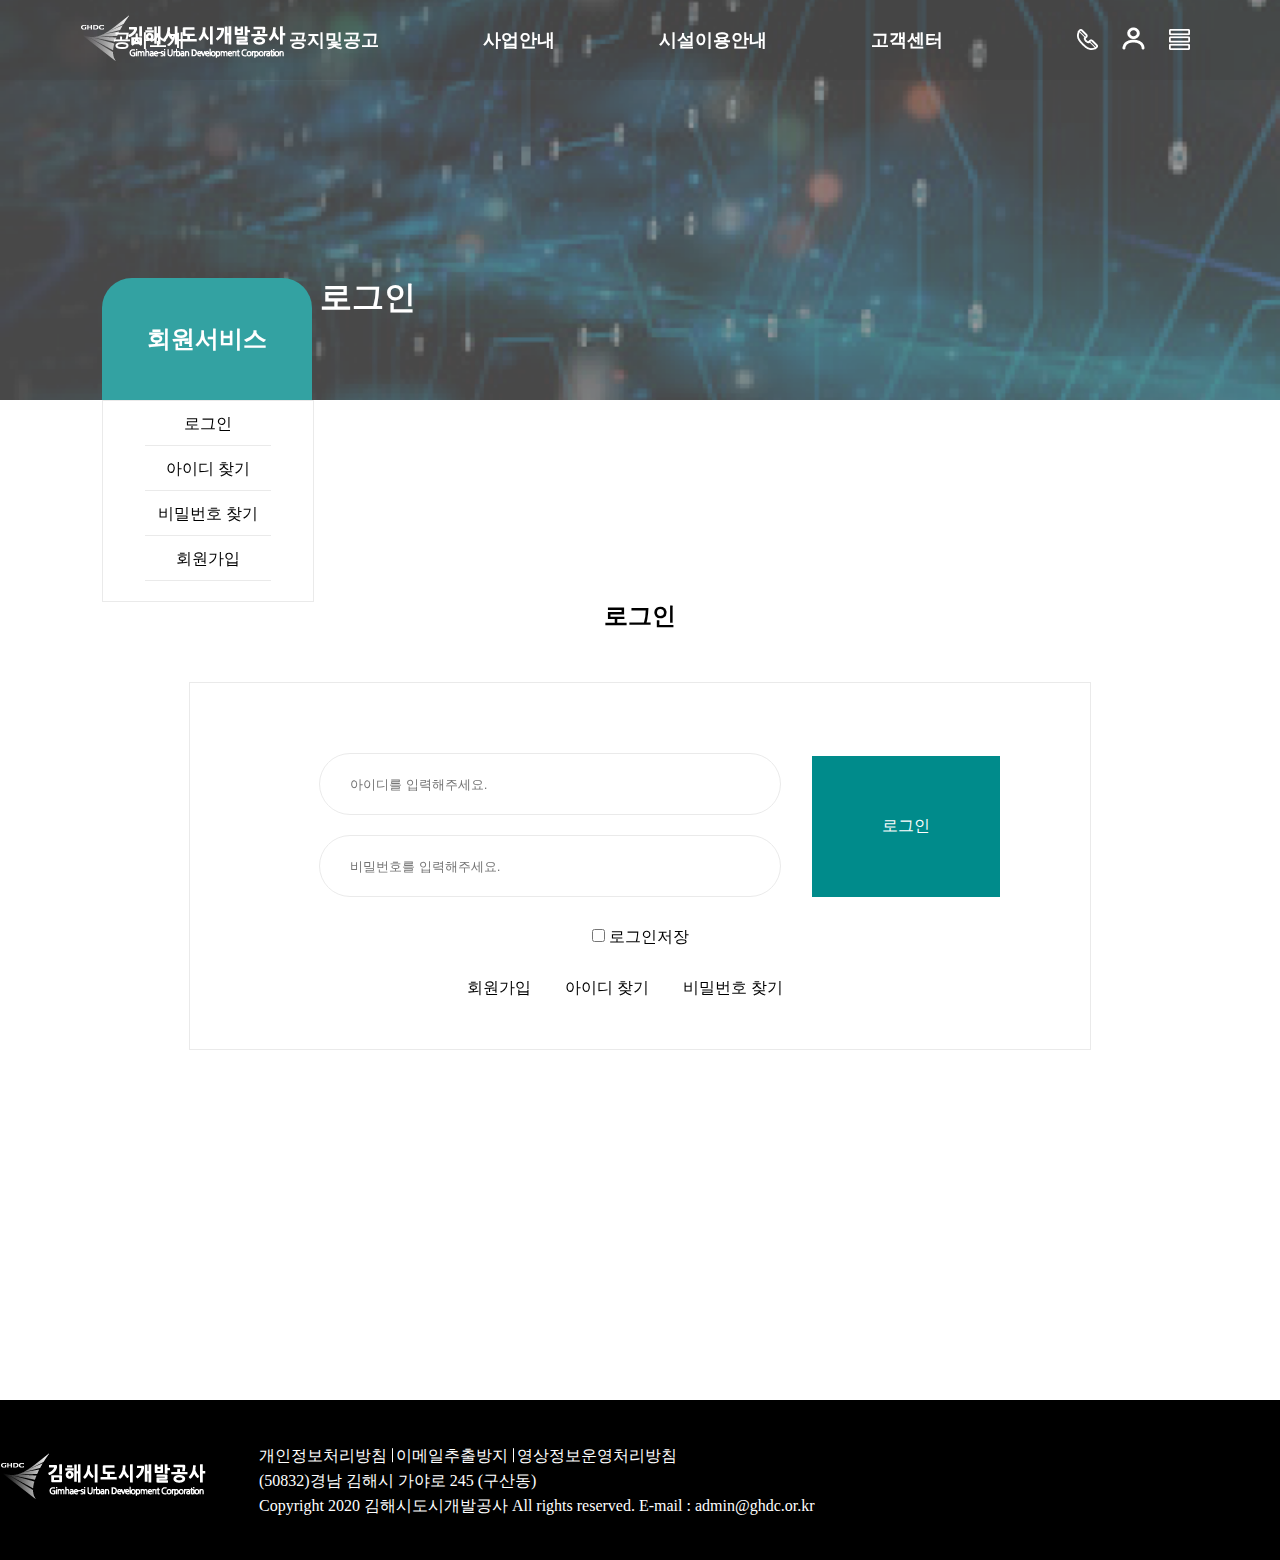
<file: SubLogin.html>
<!DOCTYPE html>
<html lang="en">
  <head>
    <meta charset="UTF-8" />
    <meta http-equiv="X-UA-Compatible" content="IE=edge" />
    <meta name="viewport" content="width=device-width, initial-scale=1.0" />
    <title>Document</title>
    <link rel="stylesheet" href="sublogin.css" />
  </head>
  <body>
    <div class="SubLogin-wrap">
      <header>
        <a href="index.html" class="logo"
          ><img src="./images/logo.png" alt=""
        /></a>
        <div class="h-menu">
          <a href="#">공사소개</a>
          <a href="#">공지및공고</a>
          <a href="#">사업안내</a>
          <a href="#">시설이용안내</a>
          <a href="Pagination.html">고객센터</a>
        </div>
        <div class="h-icon">
          <a href="#" class="callOpen"
            ><img src="./images/call.png" alt=""
          /></a>
          <a href="SubLogin.html"><img src="./images/login.png" alt="" /></a>
          <a href="#" class="hamOpen"
            ><img src="./images/hamburger.png" alt=""
          /></a>
        </div>
        <div class="callModal">
          <div class="callBox">
            <div class="modaltitle">
              <h1>부서별 대표 전화번호</h1>
              <a href="#none" class="callClose"
                ><img src="./images/closewhite.png" alt=""
              /></a>
            </div>
            <div class="phoneBook">
              <table>
                <thead>
                  <tr>
                    <th>부서명</th>
                    <th>전화번호</th>
                    <th>팩스번호</th>
                  </tr>
                </thead>
                <tbody>
                  <tr>
                    <td>안전감사팀</td>
                    <td>055-331-7311</td>
                    <td>055-320-0412</td>
                  </tr>
                  <tr>
                    <td>기획경영팀</td>
                    <td>055-323-7310</td>
                    <td>055-323-7318</td>
                  </tr>
                  <tr>
                    <td>개발사업팀</td>
                    <td>055-320-0461~5</td>
                    <td>055-320-0466</td>
                  </tr>
                  <tr>
                    <td>재무회계팀</td>
                    <td>055-320-0450</td>
                    <td>055-331-0454</td>
                  </tr>
                  <tr>
                    <td>체육시설관리팀</td>
                    <td>055-320-0452</td>
                    <td>055-331-0454</td>
                  </tr>
                  <tr>
                    <td>해동이슈포츠센터팀</td>
                    <td>055-321-8445~7</td>
                    <td>055-321-8448</td>
                  </tr>
                  <tr>
                    <td>장유스포츠센터팀</td>
                    <td>055-330-7338</td>
                    <td>055-330-7339</td>
                  </tr>
                  <tr>
                    <td>동부스포츠센터팀</td>
                    <td>055-336-3318</td>
                    <td>055-336-3320</td>
                  </tr>
                  <tr>
                    <td>진영스포츠센터팀</td>
                    <td>055-343-2800</td>
                    <td>055-343-2801</td>
                  </tr>
                  <tr>
                    <td>김해문화의전당운영팀</td>
                    <td>055-320-1234</td>
                    <td>055-320-1235</td>
                  </tr>
                  <tr>
                    <td>김해예술창작스튜디오팀</td>
                    <td>055-333-5678</td>
                    <td>055-333-5679</td>
                  </tr>
                  <tr>
                    <td>생활문화운동센터팀</td>
                    <td>055-123-4567</td>
                    <td>055-123-4568</td>
                  </tr>
                  <tr>
                    <td>가축분뇨처리팀</td>
                    <td>055-343-7022</td>
                    <td>055-343-7024</td>
                  </tr>
                </tbody>
              </table>
              <div class="callModal-imgwrap">
                <img src="./images/modalcall.png" alt="" />
                <img src="./images/modalcircle.png" alt="" />
                <img src="./images/modalback.png" alt="" />
              </div>
            </div>
          </div>
        </div>
      </header>
      <h1>로그인</h1>
      <div class="left-nav">
        <h2>회원서비스</h2>
      </div>
    </div>
    <section class="subsec01">
      <div class="left-navs">
        <a href="#none">로그인</a>
        <a href="#none">아이디 찾기</a>
        <a href="#none">비밀번호 찾기</a>
        <a href="#none">회원가입</a>
      </div>
      <div class="login-wrap">
        <h2>로그인</h2>
        <div class="loginBox">
          <div class="idinput" id="logInput">
            <input type="text" placeholder="아이디를 입력해주세요." />
          </div>
          <div class="psinput" id="logInput">
            <input type="password" placeholder="비밀번호를 입력해주세요." />
          </div>
          <div class="loginCheck">
            <input type="checkbox" />
            <label for="#">로그인저장</label>
          </div>
          <div class="loginBtn"><a href="#none">로그인</a></div>
          <div class="login-find">
            <a href="#none">회원가입</a>
            <a href="#none">아이디 찾기</a>
            <a href="#none">비밀번호 찾기</a>
          </div>
        </div>
      </div>
    </section>
    <div class="hamModal">
      <div class="hamModalwrap">
        <div class="ham-left">
          <img src="./images/logo.png" alt="" />
          <p>공사소개</p>
          <p>공지/공고</p>
          <p>사업안내</p>
          <p>시설이용안내</p>
          <p>고객센터</p>
        </div>
        <div class="ham-right">
          <a href="#none" class="hamClose"
            ><img src="./images/hamClose.png" alt=""
          /></a>
          <ul class="ul1">
            <li><a href="#none">인사말</a></li>
            <li><a href="#none">연혁</a></li>
            <li><a href="#none">사규</a></li>
            <li><a href="#none">조직부서안내</a></li>
            <li><a href="#none">찾아오시는길</a></li>
          </ul>
          <ul class="ul2">
            <li><a href="#none">공지사항</a></li>
            <li><a href="#none">계약</a></li>
            <li><a href="#none">환경정보</a></li>
            <li><a href="#none">분양정보</a></li>
            <li><a href="#none">채용공고</a></li>
            <li><a href="#none">정보공개</a></li>
            <li><a href="#none">보도자료</a></li>
          </ul>
          <ul class="ul3">
            <li><a href="#none">개발사업</a></li>
            <li><a href="#none">건설대행사업</a></li>
            <li><a href="#none">시설운영대행사업</a></li>
          </ul>
          <ul class="ul4">
            <li><a href="#none">스포츠센터</a></li>
            <li><a href="#none">화목맑은물순환센터</a></li>
            <li><a href="#none">진영맑은물순환센터</a></li>
            <li><a href="#none">온라인 견학신청</a></li>
          </ul>
          <ul class="ul5">
            <li><a href="#none">고객제안</a></li>
            <li><a href="#none">자주하는질문</a></li>
            <li><a href="#none">문자알리미</a></li>
            <li><a href="#none">민원신청</a></li>
            <li><a href="#none">고객의 소리</a></li>
            <li><a href="#none">칭찬합니다</a></li>
          </ul>
        </div>
      </div>
    </div>
    <footer class="footer">
      <div class="f-inner">
        <div class="f-logo"><img src="./images/logo.png" alt="" /></div>
        <div>
          <span>개인정보처리방침</span>
          <span>이메일추출방지</span>
          <span>영상정보운영처리방침</span>
          <p>(50832)경남 김해시 가야로 245 (구산동)</p>
          <p>
            Copyright 2020 김해시도시개발공사 All rights reserved. E-mail :
            admin@ghdc.or.kr
          </p>
        </div>
      </div>
    </footer>
    <script src="sublogin.js"></script>
  </body>
</html>
</file>
<file: style.css>
* {
  margin: 0;
  padding: 0;
  text-decoration: none;
  list-style: none;
}
.main_wrap {
  position: relative;
  width: 100%;
  height: 100vh;
  background-image: url(./images/main.png);
  background-size: 100% 100%;
  animation: mainwrap 30s infinite;
}
@keyframes mainwrap {
  0% {
    background-size: 100% 100%;
  }
  50% {
    background-size: 110% 110%;
  }

  100% {
    background-size: 120% 120%;
  }
}
header {
  position: fixed;
  top: 0;
  left: 0;
  width: 100%;
  background-color: rgba(0, 0, 0, 0.164);
  display: flex;
  align-items: center;
  justify-content: space-between;
  height: 80px;
  opacity: 0.1;
  z-index: 10;
}

.logo {
  margin-left: 80px;
  cursor: pointer;
}
.h-menu {
  margin-left: -300px;
}
.h-menu a {
  color: white;
  margin: 0 50px;
  font-weight: bold;
  font-size: 18px;
  position: relative;
}

.h-menu a::after {
  content: "";
  position: absolute;
  width: 0%;
  height: 4px;
  background-color: #00ffdd;
  top: -120%;
  left: 50%;
  transform: translateX(-50%);
  transition: width 0.3s;
}

.h-menu a:hover::after {
  width: 100%;
}
.h-icon {
  margin-right: 80px;
}
.h-icon a {
  padding: 0 10px;
}

.callModal {
  position: fixed;
  width: 1920px;
  height: 200%;
  background-color: rgba(0, 0, 0, 0.664);
  display: none;
}
.callBox {
  position: absolute;
  top: 53%;
  left: 50%;
  text-align: center;
  color: white;
  width: 600px;
  height: 700px;
  transform: translateX(-50%);
  background-color: #009985;
  border-radius: 15px;
  display: none;
}
.modaltitle {
  display: flex;
  justify-content: center;
  padding: 20px 0;
}
.modaltitle a {
  position: absolute;
  top: 0;
  right: 0;
  margin: 10px 10px 0 0;
}
.phoneBook {
  color: black;
  background-color: #fff;
  height: 75%;
  width: 96%;
  margin: auto;
}
.phoneBook table {
  margin: auto;
  line-height: 35px;
  width: 100%;
}
.phoneBook tbody tr:nth-child(odd) {
  background-color: #009985;
  color: white;
}
.callModal-imgwrap {
  margin-top: 25px;
  display: flex;
  justify-content: center;
  gap: 120px;
  align-items: center;
}
.hamModal {
  display: none;
}
.hamModalwrap {
  width: 100%;
  height: 100vh;
  background-color: white;
  display: flex;
  justify-content: space-between;
  position: relative;
}
.ham-left {
  padding-left: 100px;
  flex: 2;
  text-align: left;
  background: #009985;
}
.ham-left img {
  margin-top: 30px;
  width: 70%;
  cursor: pointer;
}
.ham-left p {
  margin-top: 80px;
  font-size: 24px;
  font-weight: bold;
  cursor: pointer;
  color: #fff;
  width: 170px;
}
.ham-right {
  flex: 8;
  line-height: 100px;
  margin: 130px 150px 0 150px;
}

.hamClose {
  position: absolute;
  top: 3%;
  right: 3%;
}
.ham-right ul {
  display: flex;
  justify-content: start;
  font-size: 18px;
}
.ul2,
.ul3,
.ul4,
.ul5 {
  margin-top: 10px;
}

.ham-right ul li a {
  color: black;
  font-weight: bold;
  margin-right: 60px;
  position: relative;
  transition: 0.2s;
}
.ham-right ul li a:hover {
  color: #009985;
}
.ham-right ul li a::after {
  position: absolute;
  content: "";
  width: 0;
  height: 3px;
  bottom: -30%;
  left: 50%;
  transform: translateX(-50%);
  transition: 0.3s;
  background-color: #009985;
}
.ham-right ul li a:hover::after {
  width: 100%;
}
.middle {
  text-align: center;
  display: none;
}
.input-wrap {
  position: relative;
}
.input-wrap::after {
  position: absolute;
  content: "";
  width: 30px;
  height: 30px;
  background: url(./images/search.png) no-repeat;
  top: 45%;
  right: 38%;
  cursor: pointer;
}
.middle h1 {
  padding-top: 380px;
  font-size: 50px;
  text-align: center;
  color: white;
  text-shadow: 0 0 8px #00ffdd, 0 0 20px #00ffdd, 0 0 30px #00ffdd;
  animation: glow 1.5s ease-in-out infinite alternate;
}
@keyframes glow {
  0% {
    text-shadow: 0 0 8px #00ffdd, 0 0 20px #00ffdd, 0 0 30px #00ffdd;
  }
  100% {
    text-shadow: 0 0 15px #00ffdd, 0 0 30px #00ffdd, 0 0 45px #00ffdd;
  }
}
.middle input {
  margin-top: 20px;
  background-color: transparent;
  border: 5px solid white;
  padding: 15px 120px;
  color: #fff;
  font-size: 20px;
}
.middle input:focus {
  outline: none;
}

input[type="search"]::-webkit-search-cancel-button {
  -webkit-appearance: none;
  appearance: none;
}
.side-nav {
  position: fixed;
  top: 50%;
  right: 4%;
  opacity: 1;
}

.side-nav a {
  display: block;
  color: #009985;
  margin-top: 5px;
  position: relative;
}
.side-nav a:hover {
  color: white;
  text-shadow: 0 0 8px #00ffdd, 0 0 20px #00ffdd, 0 0 30px #00ffdd;
  animation: glow 1.5s ease-in-out infinite alternate;
}

.side-nav a.active {
  color: #ff4500;
  font-weight: bold;
}

.new {
  width: 100%;
  height: 80px;
  align-items: center;
  display: flex;
  justify-content: space-between;
  color: white;
  position: absolute;
  bottom: 0;
  background-color: rgba(0, 0, 0, 0.164);
  font-weight: bold;
  cursor: pointer;
  opacity: 1;
}

.new span:nth-child(1) {
  color: #00ffdd;
  padding-left: 100px;
  position: relative;
}
.new span:nth-child(1)::before {
  position: absolute;
  content: "";
  width: 30px;
  height: 30px;
  top: -10%;
  left: 30%;
  background: url(./images/newsound.png);
}

.new span:nth-child(3) {
  font-size: 14px;
  font-weight: 300;
  margin-right: 100px;
}
.popup {
  background-color: rgba(0, 0, 0, 0.664);
  width: 1920px;
  height: 100vh;
  margin: auto;
}
.mySwiper {
  text-align: center;
  width: 100%;
  height: 99vh;
  position: relative;
}
.mySwiper .swiper-wrapper img {
  width: 400px;
  height: 400px;
  margin-top: 270px;
  cursor: pointer;
}
.mySwiper .swiper-button-next,
.mySwiper .swiper-button-prev {
  color: white !important;
  text-shadow: 0 0 8px #00ffdd, 0 0 20px #00ffdd, 0 0 30px #00ffdd;
  animation: glow 1.5s ease-in-out infinite alternate;
  margin: 0 650px;
}
.mySwiper .swiper-pagination {
  margin-bottom: 150px;
}
.mySwiper .swiper-pagination-bullet {
  background-color: #fff !important;
}

.mySwiper .swiper-pagination-bullet-active {
  background-color: #00ffdd !important;
  transform: scale(1.35);
}
.popup a {
  color: #000;
  border-radius: 1rem;
  padding: 5px 15px;
  border: 1px solid white;
  background-color: #fff;
  font-weight: bold;
  z-index: 1;
}
.todayClose {
  position: absolute;
  bottom: 23%;
  left: 43%;
}
.popupClose {
  position: absolute;
  bottom: 23%;
  right: 43%;
}
/* 섹션2 */

.sec02 {
  width: 100%;
  height: inherit;
  background-color: rgba(128, 128, 128, 0.171);
  border-radius: 0 500px 0 500px;
}
.sec02-wrap {
  width: 1280px;
  margin: auto;
  padding-bottom: 30px;
}
.sec02-wrap h2 {
  padding-top: 120px;
  font-size: 30px;
  color: #000;
  font-weight: bold;
}

.tab {
  margin-top: 50px;
  background-color: #f0f0f0;
  border: none;
  padding: 10px 20px;
  cursor: pointer;
  margin-right: 5px;
  font-size: 16px;
  border-radius: 20px;
  transition: 0.3s;
}
.tab.active {
  background-color: #009985;
  color: white;
}
.tab:hover {
  background-color: #009985;
  transform: scale(1.05);
  box-shadow: 0 6px 12px rgba(0, 0, 0, 0.3);
  filter: brightness(1.1);
  cursor: pointer;
}

#content-area {
  margin-top: 50px;
  width: 100%;
  display: grid;
  grid-template-columns: repeat(4, 1fr);
  gap: 20px;
}

#content-area div {
  width: 250px;
  height: 250px;
  background-color: #f0f0f0;
  border: 1px solid #ddd;
  padding: 15px;
  border-radius: 5px;
  position: relative;
  cursor: pointer;
  transition: 0.2s;
}
#content-area div:hover {
  color: black;
  transform: scale(1.05);
  box-shadow: 0 6px 12px rgba(0, 0, 0, 0.3);
  filter: brightness(1.1);
}
#content-area div h3 {
  margin-top: 70px;
  border: 1px solid #f0f0f0;
  display: -webkit-box;
  -webkit-box-orient: vertical;
  -webkit-line-clamp: 2;
  overflow: hidden;
  text-overflow: ellipsis;
}
#content-area div p {
  display: flex;
  justify-content: space-between;
  margin-top: 100px;
}
#content-area div p span {
  font-size: 14px;
}
#load-more {
  background-color: #009985;
  color: white;
  border: none;
  padding: 15px 30px;
  margin: 30px auto;
  display: block;
  cursor: pointer;
  border-radius: 5px;
  transition: 0.3s;
}

#load-more:hover {
  color: black;
  background-color: #009985;
  transform: scale(1.05);
  box-shadow: 0 6px 12px rgba(0, 0, 0, 0.3);
  filter: brightness(1.1);
  cursor: pointer;
}
.data-item {
  padding: 15px;
  margin-bottom: 10px;
  border: 1px solid #ddd;
  border-radius: 5px;
}
/* 섹션3 */
.sec03 {
  width: 100%;
  height: 100vh;
}
.sec03-wrap {
  width: 1280px;
  height: 100vh;
  overflow: hidden;
  margin: auto;
  position: relative;
}
.sec03-wrap .swiper-button-next {
  position: absolute;
  top: 30%;
  padding: 0 8px;
  border-radius: 50%;
  background-color: black;
}
.sec03-wrap .swiper-button-prev {
  position: absolute;
  top: 30%;
  left: 91%;
  padding: 0 8px;
  border-radius: 50%;
  background-color: black;
}
.sec03-wrap .swiper-button-next:after,
.sec03-wrap .swiper-button-prev:after {
  font-size: 20px;
  font-weight: bold;
  color: #fff;
  top: 50%;
  left: 50%;
}
.sec03-wrap h2 {
  padding-top: 120px;
  color: #000;
  font-weight: bold;
  font-size: 30px;
  margin-bottom: 100px;
}
.sec03-wrap span {
  font-size: 60px;
  font-weight: 500;
  font-family: "NanumMiRaeNaMu";
}
.white {
  font-size: 30px;
  color: #009985;
}
.mySwiper02.swiper {
  height: 300px;
  overflow: visible;
}

.mySwiper02 .swiper-wrapper .swiper-slide img {
  width: 100%;
  height: 100%;
  object-fit: cover;
  transition: 0.2s;
}
.mySwiper02 .swiper-wrapper .swiper-slide img:hover {
  cursor: pointer;
}
.mySwiper02 .swiper-wrapper .swiper-slide {
  background: #ddd;
  width: 200px;
  height: 300px;
  align-items: center;
  justify-content: center;
  transition: all 0.3s ease;
  opacity: 0.7;
  transform: scale(0.8);
}
.mySwiper02 .swiper-wrapper .swiper-slide-active {
  transform: scale(1.4) !important;
  opacity: 1 !important;
}
.mySwiper02 .swiper-pagination {
  margin-bottom: -110px;
}
.mySwiper02 .swiper-pagination-bullet {
  background-color: black;
  width: 15px;
  height: 15px;
  margin: 5px !important;
}
.mySwiper02 .swiper-pagination-bullet-active {
  background: url(./images/sec03bullet.png);
  width: 18px;
  height: 18px;
  box-shadow: 0 0 15px rgba(0, 242, 96, 0.8), 0 0 30px rgba(5, 117, 230, 0.6);
  transform: scale(1.2);
  transition: box-shadow 0.3s, transform 0.3s;
  animation: pulse 1.5s infinite;
}

@keyframes pulse {
  0% {
    transform: scale(1);
    box-shadow: 0 0 10px rgba(0, 242, 96, 0.5), 0 0 20px rgba(5, 117, 230, 0.4);
  }
  50% {
    transform: scale(1.3);
    box-shadow: 0 0 20px rgba(0, 242, 96, 1), 0 0 40px rgba(5, 117, 230, 0.8);
  }
  100% {
    transform: scale(1);
    box-shadow: 0 0 10px rgba(0, 242, 96, 0.5), 0 0 20px rgba(5, 117, 230, 0.4);
  }
}

/* 섹션4 */
.sec04 {
  width: 100%;
  height: 100vh;
  background: url(./images/sec4main.png) no-repeat;
  background-size: 100% 100%;
}

.sec04-inner {
  width: 1280px;
  height: 100vh;
  margin: auto;
  color: #fff;
}
.sec04-share {
  display: flex;
  margin-top: 50px;
}
.sec04title {
  width: 1280px;
  padding-top: 120px;
  margin: auto;
}
.sec04title h1 {
  color: #fff;
  font-size: 30px;
}
.sec04-left {
  flex: 1;
}
.sec04-right {
  flex: 1;
}
.tabs {
  margin-bottom: 30px;
  display: flex;
  justify-content: space-between;
}
.tabs a {
  color: #fff;
}
.tabs a:hover {
  color: #fff;
  text-shadow: 0 0 8px #00ffdd, 0 0 20px #00ffdd, 0 0 30px #00ffdd;
}
.centerBox {
  height: 200px;
  background-color: rgba(0, 0, 0, 0.192);
  padding: 0 10px;
}
.tab-link.active {
  color: #00ffdd;
  padding-bottom: 2px;
  border-bottom: 1px solid #00ffdd;
  transform: scale(1.1);
  text-shadow: 0 0 8px #00ffdd, 0 0 20px #00ffdd, 0 0 30px #00ffdd;
}
#box2 {
  background-color: #00998531;
}
#box3 {
  background-color: rgba(255, 255, 255, 0.171);
  color: #fff;
}
#box4 {
  background-color: #3f596948;
}
.centerBox {
  display: none;
}
.centerBox.active {
  display: block;
}

.centerBox h2 {
  padding: 10px 0 10px 20px;
  margin-bottom: 10px;
}
.centerBox-desc {
  display: flex;
  justify-content: space-between;
  text-align: center;
}
.centerBox-desc div {
  width: 100px;
  height: 100px;
  text-align: center;
  cursor: pointer;
}
.centerBox-desc img {
  width: 80px;
  height: 80px;
}
.quick {
  margin-top: 30px;
  display: flex;
  justify-content: space-between;
  gap: 20px;
}
.online {
  flex: 1;
  height: 250px;
  position: relative;
  background-color: rgba(0, 0, 0, 0.418);
  cursor: pointer;
}
.online:hover {
  background-color: #008b8b3f;
  transform: scale(1.05);
  box-shadow: 0 6px 12px rgba(0, 0, 0, 0.3);
}
.online h2 {
  width: 100%;
  text-align: center;
  margin-top: 40px;
}
.online-desc {
  display: flex;
  align-items: center;
}
.online-desc span {
  position: absolute;
  text-align: center;
  top: 50%;
  left: 10%;
}
.online-desc img {
  position: absolute;
  top: 40%;
  right: 5%;
}
.money {
  flex: 1;
  height: 250px;
  position: relative;
  background-color: rgba(0, 0, 0, 0.418);
  cursor: pointer;
}
.money:hover {
  background-color: #008b8b3f;
  transform: scale(1.05);
  box-shadow: 0 6px 12px rgba(0, 0, 0, 0.3);
}
.money h2 {
  width: 100%;
  text-align: center;
  margin-top: 40px;
}
.money-desc {
  display: flex;
  align-items: center;
}
.money-desc span {
  position: absolute;
  text-align: center;
  top: 50%;
  left: 10%;
}
.money-desc img {
  position: absolute;
  top: 40%;
  right: 5%;
}
.sec04-right {
  text-align: center;
  margin-left: 50px;
  background: url(./images/sec4rightmain.png) no-repeat;
  background-size: 100% 100%;
}
.sec04-right h3 {
  margin: 20px 0;
}
.boldtext {
  font-size: 25px;
}
.boldtext span {
  font-weight: bold;
}
.rightImgwrap {
  margin-top: 20px;
  display: flex;
  justify-content: center;
  flex-wrap: wrap;
  gap: 20px 90px;
}
.rightImg {
  cursor: pointer;
}
.rightImg a {
  color: #fff;
}
.rightImg img {
  transition: transform 0.8s ease-in-out;
}
.rightImg:hover img {
  transform: rotateY(360deg);
}
.callcenter {
  margin-top: 50px;
}
.callcenter a {
  background-color: #008b8b;
  color: white;
  padding: 5px 50px;
  font-size: 22px;
  font-weight: 600;
}
/* 배너 */
.f-bannerWrap {
  width: 100%;
  height: 50px;
  position: relative;
}
.mySwiper03 {
  width: 1300px;
  margin: auto;
  height: 50px;
}
.mySwiper03 .swiper-wrapper .swiper-slide {
  width: 100%;
  height: 100%;
  position: relative;
}
.mySwiper03 .swiper-wrapper .swiper-slide img {
  position: absolute;
  top: 50%;
  left: 50%;
  transform: translate(-50%, -50%);
}
.f-bannerWrap .swiper-button-next {
  position: absolute;
  right: 10%;
  border-radius: 50%;
  background-color: #000;
  padding: 0 7px;
}

.f-bannerWrap .swiper-button-prev {
  position: absolute;
  left: 85%;
  padding: 0 7px;
  border-radius: 50%;
  background-color: #000;
}
.f-bannerWrap .swiper-button-prev:after,
.f-bannerWrap .swiper-button-next:after {
  font-size: 1.1rem;
  font-weight: 600;
  color: #fff;
}
/* 푸터 */
footer {
  width: 100%;
  background-color: #000;
  height: 160px;
  color: #fff;
}
footer span {
  position: relative;
  margin-right: 5px;
  cursor: pointer;
}
footer span::after {
  position: absolute;
  content: "";
  width: 1px;
  height: 80%;
  top: 50%;
  transform: translateY(-50%);
  background-color: white;
  margin-left: 5px;
}
footer span:nth-child(3)::after {
  display: none;
}
.f-inner {
  width: 1280px;
  margin: auto;
  display: flex;
  justify-content: start;
  height: 100%;
  align-items: center;
  gap: 50px;
  line-height: 25px;
}

/* 반응형 */
@media (max-width: 768px) {
  .popup {
    width: 100%;
  }
  .mySwiper .swiper-button-next,
  .mySwiper .swiper-button-prev {
    margin: 0 80px;
  }
  .callModal {
    width: 100%;
  }

  .todayClose {
    left: 31%;
  }
  .popupClose {
    right: 31%;
  }

  .ham-right {
    flex: 0;
    width: 100%;
    margin: 0;
  }

  .ham-left p {
    margin-top: 50px;
    width: 80%;
    text-align: center;
    position: relative;
    background-color: white;
    color: #008b8b;
  }
  .ham-left p::after {
    position: absolute;
    content: "";
    top: 23%;
    right: 20%;
    width: 60px;
    height: 30px;
    background: url(./images/banhamp.png) no-repeat;
  }
  .ham-left p:hover {
    color: #000;
  }
  .ham-left ul {
    display: none;
    text-align: center;
    width: 80%;
    line-height: 35px;
  }
  .ham-left ul li a {
    color: #000;
    font-size: 20px;
    position: relative;
  }
  .ham-left ul li a:hover {
    color: #fff;
  }
  .ham-left ul li:nth-child(1) {
    margin-top: 15px;
  }
  header {
    display: flex;
    justify-content: space-between;
  }
  .h-menu {
    display: none;
  }
  .logo {
    margin-left: 40px;
  }
  .h-icon {
    margin-right: 40px;
  }
  .side-nav {
    display: none;
  }
  .middle h1 {
    font-size: 30px;
  }
  .middle input {
    border: 5px solid white;
    padding: 5px 50px;
  }
  .input-wrap::after {
    top: 45%;
    right: 28%;
  }
  .new {
    display: flex;
    justify-content: space-between;
  }
  .new span:nth-child(1) {
    padding-left: 50px;
  }
  .new span:nth-child(1)::before {
    top: -10%;
    left: 8%;
  }
  .new span:nth-child(3) {
    margin-right: 50px;
  }
  .sec02-wrap {
    width: 80%;
  }
  .sec02-tabs {
    display: flex;
  }
  .tab {
    padding: 8px 15px;
  }
  #content-area {
    display: grid;
    grid-template-columns: repeat(2, 1fr);
  }

  .sec03-wrap {
    width: 80%;
  }
  .sec03-bigtext {
    z-index: 999;
    text-align: center;
  }
  .mySwiper02 .swiper-wrapper .swiper-slide {
    width: 100%;
    height: 100%;
    margin-top: 80px;
  }
  .mySwiper02 .swiper-wrapper .swiper-slide img {
    width: 100%;
    height: 100%;
    object-fit: contain;
  }
  .mySwiper02 .swiper-wrapper .swiper-slide img[data-hover-src] {
    background-color: #fff;
  }
  .mySwiper02 .swiper-pagination {
    margin-bottom: -200px;
  }

  .sec04 {
    height: 100%;
    padding-bottom: 100px;
  }
  .sec04-inner {
    width: 80%;
    height: 100%;
  }
  .sec04-share {
    display: block;
  }
  .tabs a {
    padding: 3px 8px;
    margin: 2px;
  }
  .online-desc span {
    left: 7%;
  }
  .online-desc img {
    right: 3%;
  }
  .money-desc span {
    left: 8%;
  }
  .money-desc img {
    top: 45%;
    right: 5%;
  }
  .sec04-right {
    margin-top: 30px;
    margin-left: 0px;
    padding: 40px 0;
  }
  .f-bannerWrap .swiper-button-next,
  .f-bannerWrap .swiper-button-prev {
    display: none;
  }
  .f-inner {
    width: 80%;
  }
}
</file>
<file: pagestyle.css>
#my-table tbody tr td,
#my-table thead th {
  text-align: center;
  padding: 0.5rem;
  border-bottom: 1px solid #eaeaea;
}
#my-table thead th {
  color: black;
}

/* Pagination. */
.pagination {
  margin-top: 100px;
  text-align: center;
  display: flex;
  justify-content: center;
  align-items: center;
  width: 1280px;
  position: absolute;
  bottom: 0;
  right: 10%;
}
#my-table tbody td:nth-child(2) {
  text-align: left;
  padding-left: 50px;
  cursor: pointer;
  position: relative;
}
#my-table tbody td:nth-child(2)::before {
  content: "";
  position: absolute;
  left: 3%;
  top: 25%;
  width: 100%;
  height: 100%;
  background: url(./images/pagelock.png) no-repeat;
}
#my-table tbody td:nth-child(2):hover {
  color: #008b8b;
}
#numbers {
  padding: 0;
  margin: 0 2rem;
  list-style-type: none;
  display: flex;
}

#numbers li a {
  color: black;
  padding: 0.5rem 1rem;
  text-decoration: none;
  opacity: 0.6;
}

#numbers li a:hover {
  opacity: 1;
  color: #008b8b;
}

#numbers li a.active {
  opacity: 1;
  color: #008b8b;
  font-weight: bold;
  transform: scale(1.2);
}
#my-table {
  border-top: 2px solid #008b8b;
  width: 1280px;
  text-align: center;
  margin: auto;
  position: absolute;
  right: 10%;
  top: 20%;
}
.col1 {
  width: 60px;
}
.col2 {
  width: 500px;
}
.col3 {
  width: 70px;
}
.col4 {
  width: 60px;
}
.pagination i {
  color: black;
  font-size: 1.3em;
  cursor: pointer;
}
.pagination i:hover {
  color: #008b8b;
}
/* 섹션 */
* {
  margin: 0;
  padding: 0;
  text-decoration: none;
  list-style: none;
}

.SubLogin-wrap {
  width: 100%;
  height: 400px;
  background: url(./images/sublogintest01.png) no-repeat;
  background-size: cover;
  /* background-position: center; */
  position: relative;
  opacity: 0.8;
}
.SubLogin-wrap h1 {
  position: absolute;
  bottom: 20%;
  left: 25%;
  color: #fff;
}
.left-nav {
  position: absolute;
  bottom: 0;
  left: 8%;
  padding: 45px;
  border-radius: 30px 30px 0 0;
  background-color: #008b8b;
  color: #fff;
}
.subsec01 {
  width: 100%;
  position: relative;
  margin: auto;
  margin-bottom: 200px;
  height: 700px;
}
.login-wrap {
  width: 1280px;
  margin: 0 auto 100px auto;
}
.login-wrap h2 {
  text-align: center;
  position: absolute;
  top: 0%;
  right: 40%;
}
.left-navs {
  position: absolute;
  width: 210px;
  height: 300px;
  border: 1px solid #eaeaea;
  top: -14.5%;
  left: 8%;
  font-size: 16px;
  text-align: center;
}
.left-navs a {
  display: block;
  color: black;
  line-height: 45px;
  position: relative;
  transition: 0.3s;
}
.left-navs a:hover {
  color: #008b8b;
}
.left-navs a:hover::before {
  background-color: #008b8b;
}
.left-navs a::before {
  content: "";
  position: absolute;
  width: 60%;
  bottom: 0;
  height: 1px;
  background-color: #eaeaea;
  left: 50%;
  transition: 0.3s;
  transform: translateX(-50%);
}
header {
  position: fixed;
  top: 0;
  left: 0;
  width: 100%;
  background-color: rgba(0, 0, 0, 0.178);
  display: flex;
  align-items: center;
  justify-content: space-between;
  height: 80px;
  z-index: 10;
}

.logo {
  margin-left: 80px;
  cursor: pointer;
}
.h-menu {
  margin-left: -300px;
}
.h-menu a {
  color: white;
  margin: 0 50px;
  font-weight: bold;
  font-size: 18px;
  position: relative;
}

.h-menu a::after {
  content: "";
  position: absolute;
  width: 0%;
  height: 4px;
  background-color: #00ffdd;
  top: -120%;
  left: 50%;
  transform: translateX(-50%);
  transition: width 0.3s;
}

.h-menu a:hover::after {
  width: 100%;
}
.h-icon {
  margin-right: 80px;
}
.h-icon a {
  padding: 0 10px;
}

.callModal {
  position: fixed;
  width: 1920px;
  height: 200%;
  background-color: rgba(0, 0, 0, 0.664);
  display: none;
}
.callBox {
  position: absolute;
  top: 53%;
  left: 50%;
  text-align: center;
  color: white;
  width: 600px;
  height: 700px;
  transform: translateX(-50%);
  background-color: #009985;
  border-radius: 15px;
  display: none;
}
.modaltitle {
  display: flex;
  justify-content: center;
  padding: 40px 0;
}
.modaltitle h1 {
  position: absolute;
  top: 3%;
}
.modaltitle a {
  position: absolute;
  top: 0;
  right: 0;
  margin: 10px 10px 0 0;
}
.phoneBook {
  color: black;
  background-color: #fff;
  height: 75%;
  width: 96%;
  margin: auto;
}
.phoneBook table {
  margin: auto;
  line-height: 35px;
  width: 100%;
}
.phoneBook tbody tr:nth-child(odd) {
  background-color: #009985;
  color: white;
}
.callModal-imgwrap {
  margin-top: 25px;
  display: flex;
  justify-content: center;
  gap: 120px;
  align-items: center;
}
.hamModal {
  display: none;
}
.hamModalwrap {
  width: 100%;
  height: 100vh;
  background-color: white;
  display: flex;
  justify-content: space-between;
  position: relative;
}
.ham-left {
  padding-left: 100px;
  flex: 2;
  text-align: left;
  background: #009985;
}
.ham-left img {
  margin-top: 30px;
  width: 70%;
  cursor: pointer;
}
.ham-left p {
  margin-top: 80px;
  font-size: 24px;
  font-weight: bold;
  cursor: pointer;
  color: #fff;
  width: 170px;
}
.ham-right {
  flex: 8;
  line-height: 100px;
  margin: 130px 150px 0 150px;
}

.hamClose {
  position: absolute;
  top: 3%;
  right: 3%;
}
.ham-right ul {
  display: flex;
  justify-content: start;
  font-size: 18px;
}
.ul2,
.ul3,
.ul4,
.ul5 {
  margin-top: 10px;
}

.ham-right ul li a {
  color: black;
  font-weight: bold;
  margin-right: 60px;
  position: relative;
  transition: 0.2s;
}
.ham-right ul li a:hover {
  color: #009985;
}
.ham-right ul li a::after {
  position: absolute;
  content: "";
  width: 0;
  height: 3px;
  bottom: -30%;
  left: 50%;
  transform: translateX(-50%);
  transition: 0.3s;
  background-color: #009985;
}
.ham-right ul li a:hover::after {
  width: 100%;
}
/* 푸터 */
footer {
  width: 100%;
  background-color: #000;
  height: 160px;
  color: #fff;
}
footer span {
  position: relative;
  margin-right: 5px;
  cursor: pointer;
}
footer span::after {
  position: absolute;
  content: "";
  width: 1px;
  height: 80%;
  top: 50%;
  transform: translateY(-50%);
  background-color: white;
  margin-left: 5px;
}
footer span:nth-child(3)::after {
  display: none;
}
.f-inner {
  width: 1280px;
  margin: auto;
  display: flex;
  justify-content: start;
  height: 100%;
  align-items: center;
  gap: 50px;
  line-height: 25px;
}
@media (max-width: 768px) {
  .callModal {
    width: 100%;
  }

  .todayClose {
    left: 31%;
  }
  .popupClose {
    right: 31%;
  }

  .ham-right {
    flex: 0;
    width: 100%;
    margin: 0;
  }

  .ham-left p {
    margin-top: 50px;
    width: 80%;
    text-align: center;
  }
  .ham-left p:hover {
    color: #000;
  }
  .ham-left ul {
    display: none;
    text-align: center;
    width: 80%;
    line-height: 35px;
  }
  .ham-left ul li a {
    color: #000;
    font-size: 20px;
    position: relative;
  }
  .ham-left ul li a:hover {
    color: #fff;
  }
  .ham-left ul li:nth-child(1) {
    margin-top: 15px;
  }
  header {
    display: flex;
    justify-content: space-between;
  }
  .h-menu {
    display: none;
  }
  .logo {
    margin-left: 40px;
  }
  .h-icon {
    margin-right: 40px;
  }
  .SubLogin-wrap {
    width: 100%;
  }
  .SubLogin-wrap h1 {
    display: none;
  }
  .left-nav {
    left: 50%;
    transform: translateX(-50%);
  }
  .left-navs {
    display: none;
  }
  .login-wrap h2 {
    left: 50%;
    transform: translateX(-50%);
    width: 200px;
  }
  #my-table {
    width: 80%;
    margin: auto;
  }
  #my-table thead {
    display: none;
  }
  #my-table tbody td {
    font-size: 14px;
  }
  #my-table tbody td:nth-child(2) {
    width: 170px;
    padding-left: 20px;
  }

  #my-table tbody td:nth-child(2)::before {
    left: 0%;
    top: 19%;
  }
  #my-table tbody td:nth-child(3) {
    width: 110px;
  }
  #my-table tbody td:nth-child(4) {
    width: 130px;
  }
  #my-table tbody td:nth-child(5) {
    width: 130px;
  }
  .f-inner {
    width: 80%;
  }
  .pagination {
    width: 80%;
    bottom: 10%;
  }
}
</file>
<file: sublogin.css>
* {
  margin: 0;
  padding: 0;
  text-decoration: none;
  list-style: none;
}

.SubLogin-wrap {
  width: 100%;
  height: 400px;
  background: url(./images/sublogintest01.png) no-repeat;
  background-size: cover;
  /* background-position: center; */
  position: relative;
  opacity: 0.8;
}
.SubLogin-wrap h1 {
  position: absolute;
  bottom: 20%;
  left: 25%;
  color: #fff;
}
.left-nav {
  position: absolute;
  bottom: 0;
  left: 8%;
  padding: 45px;
  border-radius: 30px 30px 0 0;
  background-color: #008b8b;
  color: #fff;
}
.subsec01 {
  width: 100%;
  position: relative;
  margin: auto;
}
.login-wrap {
  width: 1280px;
  height: 800px;
  margin: auto;
}
.login-wrap h2 {
  text-align: center;
  margin: 200px 0 50px 0;
}
.left-navs {
  position: absolute;
  width: 210px;
  height: 200px;
  border: 1px solid #eaeaea;
  top: -25%;
  left: 8%;
  font-size: 16px;
  text-align: center;
}
.left-navs a {
  display: block;
  color: black;
  line-height: 45px;
  position: relative;
  transition: 0.3s;
}
.left-navs a:hover {
  color: #008b8b;
}
.left-navs a:hover::before {
  background-color: #008b8b;
}
.left-navs a::before {
  content: "";
  position: absolute;
  width: 60%;
  bottom: 0;
  height: 1px;
  background-color: #eaeaea;
  left: 50%;
  transition: 0.3s;
  transform: translateX(-50%);
}
.login-wrap {
}
.loginBox {
  border: 1px solid #eaeaea;
  text-align: center;
  position: relative;
  padding: 50px;
  width: 800px;
  margin: auto;
}

#logInput input {
  border: 1px solid #eaeaea;
  padding: 5px 30px;
  width: 400px;
  height: 50px;
  border-radius: 50px;
  margin-right: 180px;
}
.idinput input {
  margin: 20px 0;
}
.loginBtn a {
  color: #fff;
  background-color: #008b8b;
  padding: 60px 70px;
  position: absolute;
  top: 20%;
  right: 10%;
}
.loginCheck {
  margin: 30px 0;
}
.login-find {
  color: #000;
  margin: auto;
}
.login-find a {
  color: #000;
  margin-right: 30px;
}
.login-find a:hover {
  color: #008b8b;
}
header {
  position: fixed;
  top: 0;
  left: 0;
  width: 100%;
  background-color: rgba(0, 0, 0, 0.178);
  display: flex;
  align-items: center;
  justify-content: space-between;
  height: 80px;
  z-index: 10;
}

.logo {
  margin-left: 80px;
  cursor: pointer;
}
.h-menu {
  margin-left: -300px;
}
.h-menu a {
  color: white;
  margin: 0 50px;
  font-weight: bold;
  font-size: 18px;
  position: relative;
}

.h-menu a::after {
  content: "";
  position: absolute;
  width: 0%;
  height: 4px;
  background-color: #00ffdd;
  top: -120%;
  left: 50%;
  transform: translateX(-50%);
  transition: width 0.3s;
}

.h-menu a:hover::after {
  width: 100%;
}
.h-icon {
  margin-right: 80px;
}
.h-icon a {
  padding: 0 10px;
}

.callModal {
  position: fixed;
  width: 1920px;
  height: 200%;
  background-color: rgba(0, 0, 0, 0.664);
  display: none;
}
.callBox {
  position: absolute;
  top: 53%;
  left: 50%;
  text-align: center;
  color: white;
  width: 600px;
  height: 700px;
  transform: translateX(-50%);
  background-color: #009985;
  border-radius: 15px;
  display: none;
}
.modaltitle {
  display: flex;
  justify-content: center;
  padding: 40px 0;
}
.modaltitle h1 {
  position: absolute;
  top: 3%;
}
.modaltitle a {
  position: absolute;
  top: 0;
  right: 0;
  margin: 10px 10px 0 0;
}
.phoneBook {
  color: black;
  background-color: #fff;
  height: 75%;
  width: 96%;
  margin: auto;
}
.phoneBook table {
  margin: auto;
  line-height: 35px;
  width: 100%;
}
.phoneBook tbody tr:nth-child(odd) {
  background-color: #009985;
  color: white;
}
.callModal-imgwrap {
  margin-top: 25px;
  display: flex;
  justify-content: center;
  gap: 120px;
  align-items: center;
}
.hamModal {
  display: none;
}
.hamModalwrap {
  width: 100%;
  height: 100vh;
  background-color: white;
  display: flex;
  justify-content: space-between;
  position: relative;
}
.ham-left {
  padding-left: 100px;
  flex: 2;
  text-align: left;
  background: #009985;
}
.ham-left img {
  margin-top: 30px;
  width: 70%;
  cursor: pointer;
}
.ham-left p {
  margin-top: 80px;
  font-size: 24px;
  font-weight: bold;
  cursor: pointer;
  color: #fff;
  width: 170px;
}
.ham-right {
  flex: 8;
  line-height: 100px;
  margin: 130px 150px 0 150px;
}

.hamClose {
  position: absolute;
  top: 3%;
  right: 3%;
}
.ham-right ul {
  display: flex;
  justify-content: start;
  font-size: 18px;
}
.ul2,
.ul3,
.ul4,
.ul5 {
  margin-top: 10px;
}

.ham-right ul li a {
  color: black;
  font-weight: bold;
  margin-right: 60px;
  position: relative;
  transition: 0.2s;
}
.ham-right ul li a:hover {
  color: #009985;
}
.ham-right ul li a::after {
  position: absolute;
  content: "";
  width: 0;
  height: 3px;
  bottom: -30%;
  left: 50%;
  transform: translateX(-50%);
  transition: 0.3s;
  background-color: #009985;
}
.ham-right ul li a:hover::after {
  width: 100%;
}
/* 푸터 */
footer {
  width: 100%;
  background-color: #000;
  height: 160px;
  color: #fff;
}
footer span {
  position: relative;
  margin-right: 5px;
  cursor: pointer;
}
footer span::after {
  position: absolute;
  content: "";
  width: 1px;
  height: 80%;
  top: 50%;
  transform: translateY(-50%);
  background-color: white;
  margin-left: 5px;
}
footer span:nth-child(3)::after {
  display: none;
}
.f-inner {
  width: 1280px;
  margin: auto;
  display: flex;
  justify-content: start;
  height: 100%;
  align-items: center;
  gap: 50px;
  line-height: 25px;
}
@media (max-width: 768px) {
  .callModal {
    width: 100%;
  }

  .todayClose {
    left: 31%;
  }
  .popupClose {
    right: 31%;
  }

  .ham-right {
    flex: 0;
    width: 100%;
    margin: 0;
  }

  .ham-left p {
    margin-top: 50px;
    width: 80%;
    text-align: center;
  }
  .ham-left p:hover {
    color: #000;
  }
  .ham-left ul {
    display: none;
    text-align: center;
    width: 80%;
    line-height: 35px;
  }
  .ham-left ul li a {
    color: #000;
    font-size: 20px;
    position: relative;
  }
  .ham-left ul li a:hover {
    color: #fff;
  }
  .ham-left ul li:nth-child(1) {
    margin-top: 15px;
  }
  header {
    display: flex;
    justify-content: space-between;
  }
  .h-menu {
    display: none;
  }
  .logo {
    margin-left: 40px;
  }
  .h-icon {
    margin-right: 40px;
  }
  .SubLogin-wrap {
    width: 100%;
  }
  .SubLogin-wrap h1 {
    display: none;
  }
  .left-nav {
    left: 50%;
    transform: translateX(-50%);
  }
  .left-navs {
    display: none;
  }
  .login-wrap {
    width: 100%;
  }
  .loginBox {
    width: 80%;
  }
  #logInput input {
    width: 250px;
    height: 40px;
  }
  .loginBtn a {
    padding: 50px 40px;
    top: 20%;
    right: 15%;
  }
  .f-inner {
    width: 80%;
  }
}
</file>
